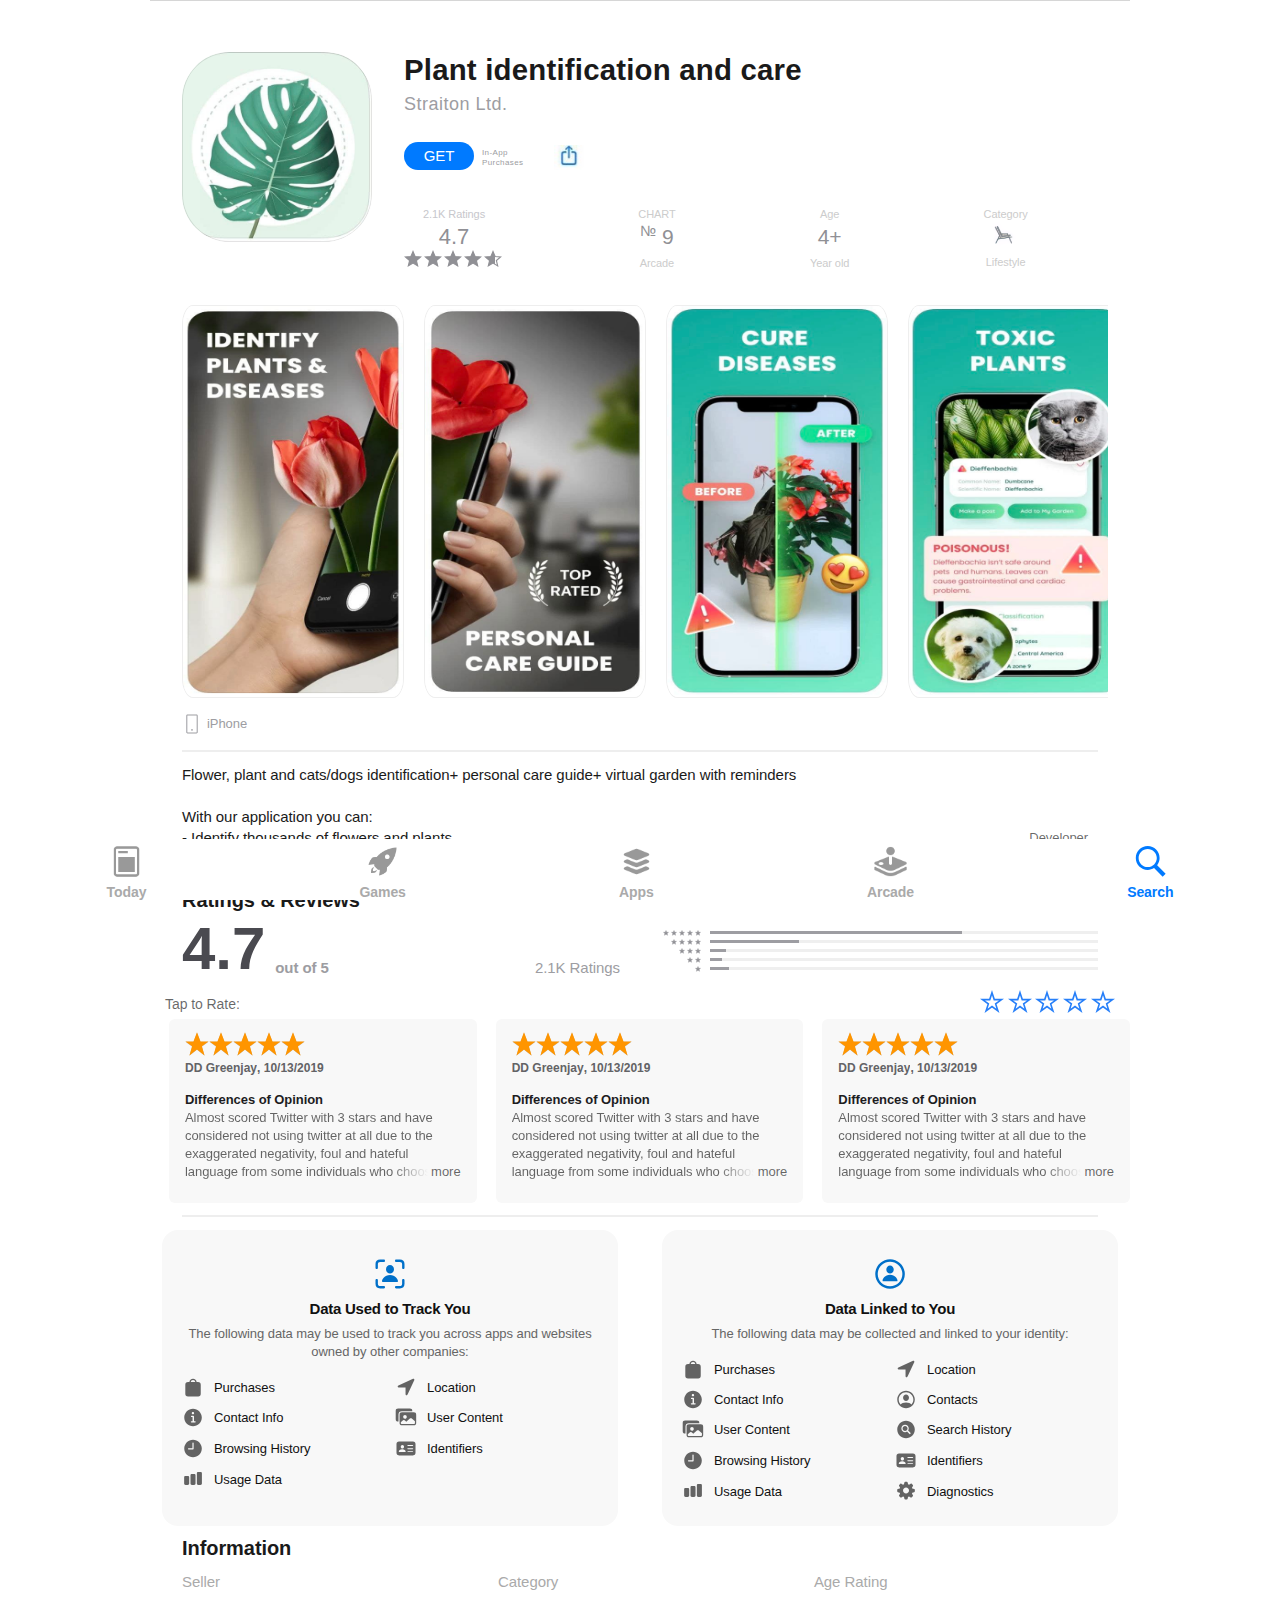
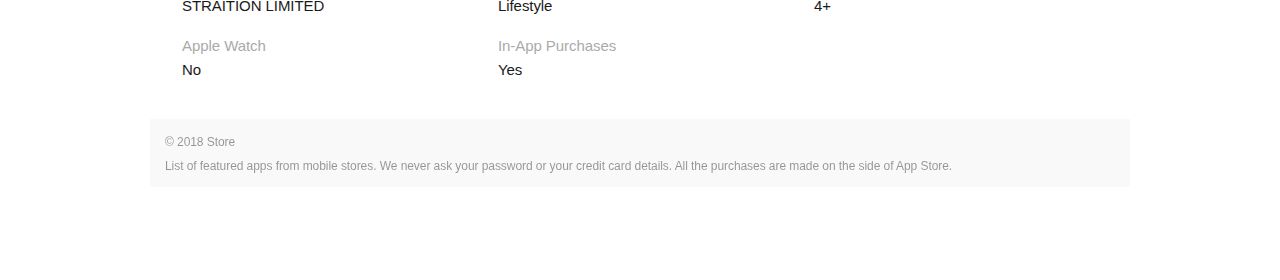
<file: index.html>
<html lang=""><head>
    <meta charset="utf-8">
    <meta http-equiv="Content-Type" content="text/html;charset=utf-8">
    <meta http-equiv="X-UA-Compatible" content="IE=edge,chrome=1">
    <meta name="viewport" content="width=device-width, initial-scale=1.0, maximum-scale=1.0, minimum-scale=1.0, user-scalable=no">
    <meta name="google" content="notranslate">
    <title>My New App</title>
    <link rel="stylesheet" href="./style.css">
    <script>
        !function(f,b,e,v,n,t,s)
        {if(f.fbq)return;n=f.fbq=function(){n.callMethod?
            n.callMethod.apply(n,arguments):n.queue.push(arguments)};
            if(!f._fbq)f._fbq=n;n.push=n;n.loaded=!0;n.version='2.0';
            n.queue=[];t=b.createElement(e);t.async=!0;
            t.src=v;s=b.getElementsByTagName(e)[0];
            s.parentNode.insertBefore(t,s)}(window,document,'script',
            'https://connect.facebook.net/en_US/fbevents.js');
        fbq('init', '1537609756591147');
        fbq('track', 'PageView');
        fbq('track', 'onGetAppClick');
    </script>
    <noscript>
        <img height="1" width="1"
             src="https://www.facebook.com/tr?id=1537609756591147&ev=PageView
&noscript=1"/>
    </noscript>
    <!-- End Facebook Pixel Code -->
</head>
<body>
<div style="display: none;">
    <img src="resources/icon.png" alt="" width="10px" height="10px">
<!-- !ПОДСКАЗКА! В строчке ниже ссылка на первый скрин. -->
    <img alt="" width="10px" height="10px">

    <img src="resources/22.jpg" alt="" width="10px" height="10px">

    <img src="resources/33.jpg" alt="" width="10px" height="10px">

    <img src="resources/44.jpg" alt="" width="10px" height="10px">
<!-- -->
</div>

<!-- Facebook Pixel Code -->


<style></style>
<div id="cmp-26" class="sm-landing-appstore-app-1 l-content-width section section--bordered">
    <div class="sm-landing-appstore-app-1__layout">
        <div class="sm-landing-appstore-app-1__layout-in sm-featured-page-bg-main">

            <div id="cmp-5" class="sm-landing-appstore-app-1-head
            sm-landing-appstore-app-1__head
            sm-featured-page-bg-main sm-featured-page-border-txt
          ">
                <div class="sm-landing-appstore-app-1-head__in">
                    <div class="sm-landing-appstore-app-1-head__icon">
<!-- !ПОДСКАЗКА! Строка ниже с изображением приложения -->
                        <img class="sm-landing-appstore-app-1-head__icon-img" src="resources/app-icon.jpg">
<!-- !ПОДСКАЗКА! Чтобы изменить картинку: 1. Положить в папку resources изображение и заменить в строке выше src="resources/app-icon.jpg" на src="resources/НОВОЕНАЗВАНИЕ.jpg"
       Если не сработало, то проверить формат изображение (сейчас стоит .jpg)-->
                    </div>

                    <div class="sm-landing-appstore-app-1-head__info">
                        
                        
                        <!-- !ПОДСКАЗКА! Строка ниже с названием приложения -->
                        <div id="cmp-1" class="sm-ellipsis sm-landing-appstore-app-1-head__info-name" style="font-weight: 600;">Plant identification and care</div>
                        <!-- !ПОДСКАЗКА! Строки ниже с подписью под ним. Менять в обоих -->
                        <div id="cmp-2" class="sm-ellipsis sm-landing-appstore-app-1-head__info-subheader sm-landing-appstore-app-1-head__info-subheader--h-normal"> Straiton Ltd.</div>
                        <div id="cmp-3" class="sm-ellipsis sm-landing-appstore-app-1-head__info-subheader sm-landing-appstore-app-1-head__info-subheader--h-truncated"> Straiton Ltd.</div>
                        <!-- !ПОДСКАЗКА! Конец блока с названием -->

                        
                        
                    </div>

                    <div class="sm-landing-appstore-app-1-head__operation">
                        <div class="sm-landing-appstore-app-1-head__operation-in" style="display: flex;">

                            <a onclick="return onGetAppClick()" href="./thx.html" class="sm-landing-appstore-app-1-head__button sm-landing-appstore-app-1__app-buy ">
                                Get
                            </a>


                            <div class="sm-landing-appstore-app-1-head__operation-purchase">
                                <div class="sm-landing-appstore-app-1-head__operation-purchase-in">
                                    In-App Purchases
                                </div>
                            </div>

                            <img src="./resources/download.jpg" alt="don" style="align-self: flex-end;width: 30px;height: 25px; margin-left: 20px;">
                        </div>
                    </div>
                    <div class="sm-landing-appstore-app-1-head__ratings" style="display: flex;justify-content: space-between;">
                        <div id="cmp-4" class="sm-landing-appstore-app-1-rating sm-landing-appstore-app-1-head__ratings-rating"  style="display: flex;padding: 5px 0;flex-direction: column-reverse;align-items: center;max-width: 110px;justify-content: flex-end;"> <span class="sm-landing-appstore-app-1-rating__main" style="align-items: center;display: flex; flex-direction: column;">  <span style="margin-top: -5px;margin-bottom: 3px;" class="sm-landing-appstore-app-1-rating__value"> 4.7 </span>  <span class="sm-landing-appstore-app-1-rating__stars">  <span class="sm-landing-appstore-app-1-rating__star"><svg xmlns="http://www.w3.org/2000/svg" width="20" height="20" viewBox="0 0 11 11"> <linearGradient id="lg0-1-1530883677121"> <stop offset="0%" stop-opacity="1" stop-color="#909095"></stop> <stop offset="100%" stop-opacity="1" stop-color="#909095"></stop> <stop offset="100%" stop-opacity="0" stop-color="#909095"></stop> <stop offset="100%" stop-opacity="0" stop-color="#909095"></stop> </linearGradient> <path id="stroke" fill="url(#lg0-1-1530883677121)" stroke="#909095" stroke-width=".7" d="M8.3634879,9.7242952 L7.58494933,6.46048334 L10.1332207,4.27761756 L6.78856955,4.0094784 L5.5,0.911385646 L4.21143045,4.0094784 L0.866779258,4.27761756 L3.41505067,6.46048334 L2.6365121,9.7242952 L5.5,7.9752877 L8.3634879,9.7242952 Z"></path> </svg></span>  <span class="sm-landing-appstore-app-1-rating__star"><svg xmlns="http://www.w3.org/2000/svg" width="20" height="20" viewBox="0 0 11 11"> <linearGradient id="lg1-1-1530883677121"> <stop offset="0%" stop-opacity="1" stop-color="#909095"></stop> <stop offset="100%" stop-opacity="1" stop-color="#909095"></stop> <stop offset="100%" stop-opacity="0" stop-color="#909095"></stop> <stop offset="100%" stop-opacity="0" stop-color="#909095"></stop> </linearGradient> <path id="stroke" fill="url(#lg1-1-1530883677121)" stroke="#909095" stroke-width=".7" d="M8.3634879,9.7242952 L7.58494933,6.46048334 L10.1332207,4.27761756 L6.78856955,4.0094784 L5.5,0.911385646 L4.21143045,4.0094784 L0.866779258,4.27761756 L3.41505067,6.46048334 L2.6365121,9.7242952 L5.5,7.9752877 L8.3634879,9.7242952 Z"></path> </svg></span>  <span class="sm-landing-appstore-app-1-rating__star"><svg xmlns="http://www.w3.org/2000/svg" width="20" height="20" viewBox="0 0 11 11"> <linearGradient id="lg2-1-1530883677121"> <stop offset="0%" stop-opacity="1" stop-color="#909095"></stop> <stop offset="100%" stop-opacity="1" stop-color="#909095"></stop> <stop offset="100%" stop-opacity="0" stop-color="#909095"></stop> <stop offset="100%" stop-opacity="0" stop-color="#909095"></stop> </linearGradient> <path id="stroke" fill="url(#lg2-1-1530883677121)" stroke="#909095" stroke-width=".7" d="M8.3634879,9.7242952 L7.58494933,6.46048334 L10.1332207,4.27761756 L6.78856955,4.0094784 L5.5,0.911385646 L4.21143045,4.0094784 L0.866779258,4.27761756 L3.41505067,6.46048334 L2.6365121,9.7242952 L5.5,7.9752877 L8.3634879,9.7242952 Z"></path> </svg></span>  <span class="sm-landing-appstore-app-1-rating__star"><svg xmlns="http://www.w3.org/2000/svg" width="20" height="20" viewBox="0 0 11 11"> <linearGradient id="lg3-1-1530883677121"> <stop offset="0%" stop-opacity="1" stop-color="#909095"></stop> <stop offset="100%" stop-opacity="1" stop-color="#909095"></stop> <stop offset="100%" stop-opacity="0" stop-color="#909095"></stop> <stop offset="100%" stop-opacity="0" stop-color="#909095"></stop> </linearGradient> <path id="stroke" fill="url(#lg3-1-1530883677121)" stroke="#909095" stroke-width=".7" d="M8.3634879,9.7242952 L7.58494933,6.46048334 L10.1332207,4.27761756 L6.78856955,4.0094784 L5.5,0.911385646 L4.21143045,4.0094784 L0.866779258,4.27761756 L3.41505067,6.46048334 L2.6365121,9.7242952 L5.5,7.9752877 L8.3634879,9.7242952 Z"></path> </svg></span>  <span class="sm-landing-appstore-app-1-rating__star"><svg xmlns="http://www.w3.org/2000/svg" width="20" height="20" viewBox="0 0 11 11"> <linearGradient id="lg4-0.6-1530883677121"> <stop offset="0%" stop-opacity="1" stop-color="#909095"></stop> <stop offset="60%" stop-opacity="1" stop-color="#909095"></stop> <stop offset="60%" stop-opacity="0" stop-color="#909095"></stop> <stop offset="100%" stop-opacity="0" stop-color="#909095"></stop> </linearGradient> <path id="stroke" fill="url(#lg4-0.6-1530883677121)" stroke="#909095" stroke-width=".7" d="M8.3634879,9.7242952 L7.58494933,6.46048334 L10.1332207,4.27761756 L6.78856955,4.0094784 L5.5,0.911385646 L4.21143045,4.0094784 L0.866779258,4.27761756 L3.41505067,6.46048334 L2.6365121,9.7242952 L5.5,7.9752877 L8.3634879,9.7242952 Z"></path> </svg></span>  </span> </span> <div class="sm-landing-appstore-app-1-rating__description" style="margin-top: 0;margin-bottom: 10px;"> 2.1K Ratings </div> </div>
    
                        <div class="sm-landing-appstore-app-1-head__ratings-category" style="display: flex; flex-direction: column; max-width: 110px; ">
                            <div class="sm-landing-appstore-app-1-head__ratings-category-description">CHART</div>
                            <div class="sm-landing-appstore-app-1-head__ratings-category-chart">
                                <span class="sm-landing-appstore-app-1-head__ratings-category-dies" style="width: fit-content;">№</span>
                                9
                            </div>
                            <div class="sm-landing-appstore-app-1-head__ratings-category-description">Arcade</div>

                        </div>

                        <div class="sm-landing-appstore-app-1-head__ratings-age"style="display: flex; flex-direction: column; max-width: 110px; align-items: center;" >
                            <div class="sm-landing-appstore-app-1-head__ratings-age-description">Age</div>
                            <div class="sm-landing-appstore-app-1-head__ratings-age-value">4+</div>
                            <div class="sm-landing-appstore-app-1-head__ratings-age-description">Year old</div>
                        </div>
                                                <div class="sm-landing-appstore-app-1-head__ratings-age"style="display: flex; flex-direction: column; max-width: 110px;  align-items: center;" >
                            <div class="sm-landing-appstore-app-1-head__ratings-age-description">Category</div>
                                                    <img src="./resources/category.png" style="width: 38px" alt="">
                            <div class="sm-landing-appstore-app-1-head__ratings-age-description">Lifestyle</div>
                        </div>

                    </div>
                </div>

                <div class="sm-landing-appstore-app-1-head__fixed">
                    <img class="sm-landing-appstore-app-1-head__fixed-icon" src="resources/icon.png">
                    <div class="sm-landing-appstore-app-1-head__fixed-operations">
                        <div class="sm-landing-appstore-app-1-head__fixed-operations-purchases">In-App Purchases</div>

                        <a onclick="return onGetAppClick()" href="./thx.html" class="sm-landing-appstore-app-1-head__button sm-landing-appstore-app-1__sticky-buy ">
                            Get
                        </a>

                    </div>
                    <div class="sm-landing-appstore-app-1-head__fixed-placeholder">

                        <div class="sm-landing-appstore-app-1-head__fixed-placeholder-icon"></div>
                        <div class="sm-landing-appstore-app-1-head__fixed-placeholder-text">TEMPLATE_CATEGORY</div>


                    </div>
                </div>

            </div>
            <div class="sm-landing-appstore-app-1__content">



                <!--<div class="sm-landing-appstore-app-1__screenshots-title">Preview</div>-->
                <div class="sm-landing-appstore-app-1__screenshots" style="height: 425px">
                    <div id="cmp-16" class="sm-landing-appstore-app-1-gallery sm-landing-appstore-app-1-gallery--main sm-landing-appstore-app-1__gallery">
                        <div class="sm-landing-appstore-app-1-gallery__main-gallery">
                            <div class="sm-landing-appstore-app-1-gallery__main-gallery-frame-wr"
                                 style="overflow: hidden">
                                <div class="sm-landing-appstore-app-1-gallery__frame sm-landing-appstore-app-1-gallery__main-gallery-frame">


                                    <div class="sm-landing-appstore-app-1-gallery__slide sm-landing-appstore-app-1-gallery__main-gallery-slide sm-landing-appstore-app-1-gallery__main-gallery-slide--screenshot" data-index="0" data-id="0">
                                        <div id="cmp-6" class="sm-ratio sm-landing-appstore-app-1-gallery__slide-in" style="width: 222px;">
                                            <div class="sm-ratio__placeholder" style="padding-bottom:177.77777777777777%;"></div>
                                            <div class="sm-ratio__body"><div style="border-radius: 5%;" class="sm-landing-appstore-app-1-gallery__slide-cv">
                                                <!-- !ПОДСКАЗКА! Строчка ниже с ссылкой на первый скрин приложения --> 
                                                <img  style="border-radius: 5%; width: 110%;"class="sm-landing-appstore-app-1-gallery__slide-img" src="resources/11.jpg">
                                                <!-- В строке выше заменить src="resources/11.jpg" на src="resources/НОВОЕИМЯ.jpg" картинку положить в папку resources  -->
                                                </div>
                                            </div>
                                        </div>
                                    </div>

                                    <div class="sm-landing-appstore-app-1-gallery__slide sm-landing-appstore-app-1-gallery__main-gallery-slide sm-landing-appstore-app-1-gallery__main-gallery-slide--screenshot" data-index="1" data-id="1">
                                        <div id="cmp-7" class="sm-ratio sm-landing-appstore-app-1-gallery__slide-in" style="width: 222px;">
                                            <div class="sm-ratio__placeholder" style="padding-bottom:177.77777777777777%;"></div>
                                            <div class="sm-ratio__body"><div style="border-radius: 5%;" class="sm-landing-appstore-app-1-gallery__slide-cv">
                                                <!-- !ПОДСКАЗКА! Строчка ниже с ссылкой на второй скрин приложения --> 
                                                <img style="border-radius: 5%;width: 110%;"class="sm-landing-appstore-app-1-gallery__slide-img" src="resources/22.jpg">
                                                <!-- В строке выше заменить src="resources/22.jpg" на src="resources/НОВОЕИМЯ.jpg" картинку положить в папку resources  -->
                                                </div>
                                            </div>
                                        </div>
                                    </div>

                                    <div class="sm-landing-appstore-app-1-gallery__slide sm-landing-appstore-app-1-gallery__main-gallery-slide sm-landing-appstore-app-1-gallery__main-gallery-slide--screenshot" data-index="2" data-id="2">
                                        <div id="cmp-8" class="sm-ratio sm-landing-appstore-app-1-gallery__slide-in" style="width: 222px;">
                                            <div class="sm-ratio__placeholder" style="padding-bottom:177.77777777777777%;"></div>
                                            <div class="sm-ratio__body"><div style="border-radius: 5%;" class="sm-landing-appstore-app-1-gallery__slide-cv">
                                                <!-- !ПОДСКАЗКА! Строчка ниже с ссылкой на третий скрин приложения --> 
                                                <img style="border-radius: 5%;width: 110%;" class="sm-landing-appstore-app-1-gallery__slide-img" src="resources/33.jpg">
                                                <!-- В строке выше заменить src="resources/33.jpg" на src="resources/НОВОЕИМЯ.jpg" картинку положить в папку resources  -->
                                                </div>
                                            </div>
                                        </div>
                                    </div>

                                    <div class="sm-landing-appstore-app-1-gallery__slide sm-landing-appstore-app-1-gallery__main-gallery-slide sm-landing-appstore-app-1-gallery__main-gallery-slide--screenshot" data-index="3" data-id="3">
                                        <div id="cmp-9" class="sm-ratio sm-landing-appstore-app-1-gallery__slide-in" style="width: 222px;">
                                            <div class="sm-ratio__placeholder" style="padding-bottom:177.77777777777777%;"></div>
                                            <div class="sm-ratio__body"><div style="border-radius: 5%;" class="sm-landing-appstore-app-1-gallery__slide-cv">
                                                <!-- !ПОДСКАЗКА! Строчка ниже с ссылкой на четвертый скрин приложения --> 
                                                <img style="border-radius: 5%;width: 110%;" class="sm-landing-appstore-app-1-gallery__slide-img" src="resources/44.jpg">
                                                <!-- В строке выше заменить src="resources/44.jpg" на src="resources/НОВОЕИМЯ.jpg" картинку положить в папку resources  -->
                                                </div></div>
                                        </div>
                                    </div>

                                </div>
                            </div>
                        </div>

                    </div>
                </div>



                <div class="sm-landing-appstore-app-1__offers-wr">
                    <div id="cmp-17" class="sm-landing-appstore-app-1-offers__default sm-landing-appstore-app-1__offers"><div class="sm-landing-appstore-app-1-offers__badge"> <svg xmlns="http://www.w3.org/2000/svg" width="42" height="70" viewBox="0 0 42 70"> <path fill="#9d9da2" d="M5.21052632,2 L36.7894737,2 C39.1148832,2 41,3.84682541 41,6.125 L41,63.875 C41,66.1531746 39.1148832,68 36.7894737,68 L5.21052632,68 C2.88511684,68 1,66.1531746 1,63.875 L1,6.125 C1,3.84682541 2.88511684,2 5.21052632,2 Z M5.21052632,5.6 C4.85699397,5.6 4.6,5.85177378 4.6,6.125 L4.6,63.875 C4.6,64.1482262 4.85699397,64.4 5.21052632,64.4 L36.7894737,64.4 C37.143006,64.4 37.4,64.1482262 37.4,63.875 L37.4,6.125 C37.4,5.85177378 37.143006,5.6 36.7894737,5.6 L5.21052632,5.6 Z M21,58.71875 C19.2559429,58.71875 17.8421053,57.3336309 17.8421053,55.625 C17.8421053,53.9163691 19.2559429,52.53125 21,52.53125 C22.7440571,52.53125 24.1578947,53.9163691 24.1578947,55.625 C24.1578947,57.3336309 22.7440571,58.71875 21,58.71875 Z"></path> </svg> </div>iPhone</div>
                </div>
                <div class="sm-landing-appstore-app-1__separator"></div>




                <div class="sm-landing-appstore-app-1__section sm-landing-appstore-app-1__section--short-description">
                    <div id="cmp-20" class="sm-landing-appstore-app-1-short-description sm-landing-appstore-app-1__short-description">
                        <div class="sm-landing-appstore-app-1-short-description__layout">

                            <div class="sm-landing-appstore-app-1-short-description__developer-ipad">
                                <div class="sm-landing-appstore-app-1-short-description__developer-ipad-in">
                                    <div class="sm-landing-appstore-app-1-short-description__developer-ipad-title">Developer</div>
                                    <div class="sm-landing-appstore-app-1-short-description__developer-ipad-name-wr">
                                        <div class="sm-landing-appstore-app-1-short-description__developer-ipad-name">STRAITION LIMITED</div>
                                    </div>
                                </div>
                            </div>


                            <div class="sm-landing-appstore-app-1-short-description__text-wr">
                                <div id="cmp-19" class="sm-landing-appstore-app-1-section-text sm-landing-appstore-app-1-section-text--show-more sm-landing-appstore-app-1-short-description__text" data-text=" more">
                                    <!-- !ПОДСКАЗКА! Строка ниже сожердит описание приложения. Чтобы сделать перенос на следующую строку нужно встаить <br> перед началом текста -->
                                    <div id="cmp-18" class="sm-ellipsis sm-landing-appstore-app-1-section-text__short"> Flower, plant and cats/dogs identification+ personal care guide+ virtual garden with reminders <br><br> With our application you can: <br> - Identify thousands of flowers and plants <br> - Set useful reminders: water, repot, fertilize</div>
       
                                </div>
                            </div>


                            <div class="sm-landing-appstore-app-1-short-description__developer">
                                <!--<div class="sm-landing-appstore-app-1-short-description__developer-icon"></div>-->
                                
                                <!-- !ПОДСКАЗКА! В строке ниже название компании после описания приложения --> 
                                <div class="sm-landing-appstore-app-1-short-description__developer-name">STRATION LIMITED</div>
                                <!-- !ПОДСКАЗКА! В строке выше название компании после описания приложения --> 
                                <div class="sm-landing-appstore-app-1-short-description__developer-title">Developer</div>
                                <div class="sm-landing-appstore-app-1-short-description__developer-arrow"></div>
                            </div>

                        </div>
                    </div>
                </div>
                <div class="sm-landing-appstore-app-1__separator"></div>





                <div class="sm-landing-appstore-app-1__section">
                    <div class="sm-landing-appstore-app-1__section-h">
                        <div class="sm-landing-appstore-app-1__section-h-main">Ratings &amp; Reviews</div>
                    </div>
                    <div class="sm-landing-appstore-app-1__section-content">
                        <div id="cmp-21" class="sm-landing-appstore-app-1-rating-charts sm-landing-appstore-app-1__section-rating">  <div class="sm-landing-appstore-app-1-rating-charts__layout"> <div class="sm-landing-appstore-app-1-rating-charts__rating"> <div class="sm-landing-appstore-app-1-rating-charts__rating-number"> 4.7 <div class="sm-landing-appstore-app-1-rating-charts__rating-number-description">out of 5</div> </div> <div class="sm-landing-appstore-app-1-rating-charts__description"> <div class="sm-landing-appstore-app-1-rating-charts__description-in"> <div class="sm-landing-appstore-app-1-rating-charts__description-rating">out of 5</div> <div class="sm-landing-appstore-app-1-rating-charts__description-charts">2.1K Ratings</div> </div> </div> </div> <div class="sm-landing-appstore-app-1-rating-charts__charts"> <div class="sm-landing-appstore-app-1-rating-charts__charts-in">  <div class="sm-landing-appstore-app-1-rating-charts__chart-wr"> <div class="sm-landing-appstore-app-1-rating-charts__chart -gen-stars-5" style="width: 65%;"> <div class="sm-landing-appstore-app-1-rating-charts__chart-count">85</div> </div> <div class="sm-landing-appstore-app-1-rating-charts__chart-stars-wr"> <div class="sm-landing-appstore-app-1-rating-charts__chart-stars"><svg xmlns="http://www.w3.org/2000/svg" width="20" height="20" viewBox="0 0 11 11"> <linearGradient id="lg0-5-1530883677122"> <stop offset="0%" stop-opacity="1" stop-color="#909095"></stop> <stop offset="500%" stop-opacity="1" stop-color="#909095"></stop> <stop offset="500%" stop-opacity="0" stop-color="#909095"></stop> <stop offset="100%" stop-opacity="0" stop-color="#909095"></stop> </linearGradient> <path id="stroke" fill="url(#lg0-5-1530883677122)" stroke="#909095" stroke-width=".7" d="M8.3634879,9.7242952 L7.58494933,6.46048334 L10.1332207,4.27761756 L6.78856955,4.0094784 L5.5,0.911385646 L4.21143045,4.0094784 L0.866779258,4.27761756 L3.41505067,6.46048334 L2.6365121,9.7242952 L5.5,7.9752877 L8.3634879,9.7242952 Z"></path> </svg></div><div class="sm-landing-appstore-app-1-rating-charts__chart-stars"><svg xmlns="http://www.w3.org/2000/svg" width="20" height="20" viewBox="0 0 11 11"> <linearGradient id="lg0-5-1530883677122"> <stop offset="0%" stop-opacity="1" stop-color="#909095"></stop> <stop offset="500%" stop-opacity="1" stop-color="#909095"></stop> <stop offset="500%" stop-opacity="0" stop-color="#909095"></stop> <stop offset="100%" stop-opacity="0" stop-color="#909095"></stop> </linearGradient> <path id="stroke" fill="url(#lg0-5-1530883677122)" stroke="#909095" stroke-width=".7" d="M8.3634879,9.7242952 L7.58494933,6.46048334 L10.1332207,4.27761756 L6.78856955,4.0094784 L5.5,0.911385646 L4.21143045,4.0094784 L0.866779258,4.27761756 L3.41505067,6.46048334 L2.6365121,9.7242952 L5.5,7.9752877 L8.3634879,9.7242952 Z"></path> </svg></div><div class="sm-landing-appstore-app-1-rating-charts__chart-stars"><svg xmlns="http://www.w3.org/2000/svg" width="20" height="20" viewBox="0 0 11 11"> <linearGradient id="lg0-5-1530883677122"> <stop offset="0%" stop-opacity="1" stop-color="#909095"></stop> <stop offset="500%" stop-opacity="1" stop-color="#909095"></stop> <stop offset="500%" stop-opacity="0" stop-color="#909095"></stop> <stop offset="100%" stop-opacity="0" stop-color="#909095"></stop> </linearGradient> <path id="stroke" fill="url(#lg0-5-1530883677122)" stroke="#909095" stroke-width=".7" d="M8.3634879,9.7242952 L7.58494933,6.46048334 L10.1332207,4.27761756 L6.78856955,4.0094784 L5.5,0.911385646 L4.21143045,4.0094784 L0.866779258,4.27761756 L3.41505067,6.46048334 L2.6365121,9.7242952 L5.5,7.9752877 L8.3634879,9.7242952 Z"></path> </svg></div><div class="sm-landing-appstore-app-1-rating-charts__chart-stars"><svg xmlns="http://www.w3.org/2000/svg" width="20" height="20" viewBox="0 0 11 11"> <linearGradient id="lg0-5-1530883677122"> <stop offset="0%" stop-opacity="1" stop-color="#909095"></stop> <stop offset="500%" stop-opacity="1" stop-color="#909095"></stop> <stop offset="500%" stop-opacity="0" stop-color="#909095"></stop> <stop offset="100%" stop-opacity="0" stop-color="#909095"></stop> </linearGradient> <path id="stroke" fill="url(#lg0-5-1530883677122)" stroke="#909095" stroke-width=".7" d="M8.3634879,9.7242952 L7.58494933,6.46048334 L10.1332207,4.27761756 L6.78856955,4.0094784 L5.5,0.911385646 L4.21143045,4.0094784 L0.866779258,4.27761756 L3.41505067,6.46048334 L2.6365121,9.7242952 L5.5,7.9752877 L8.3634879,9.7242952 Z"></path> </svg></div><div class="sm-landing-appstore-app-1-rating-charts__chart-stars"><svg xmlns="http://www.w3.org/2000/svg" width="20" height="20" viewBox="0 0 11 11"> <linearGradient id="lg0-5-1530883677122"> <stop offset="0%" stop-opacity="1" stop-color="#909095"></stop> <stop offset="500%" stop-opacity="1" stop-color="#909095"></stop> <stop offset="500%" stop-opacity="0" stop-color="#909095"></stop> <stop offset="100%" stop-opacity="0" stop-color="#909095"></stop> </linearGradient> <path id="stroke" fill="url(#lg0-5-1530883677122)" stroke="#909095" stroke-width=".7" d="M8.3634879,9.7242952 L7.58494933,6.46048334 L10.1332207,4.27761756 L6.78856955,4.0094784 L5.5,0.911385646 L4.21143045,4.0094784 L0.866779258,4.27761756 L3.41505067,6.46048334 L2.6365121,9.7242952 L5.5,7.9752877 L8.3634879,9.7242952 Z"></path> </svg></div> </div> </div>  <div class="sm-landing-appstore-app-1-rating-charts__chart-wr"> <div class="sm-landing-appstore-app-1-rating-charts__chart -gen-stars-4" style="width: 23%;"> <div class="sm-landing-appstore-app-1-rating-charts__chart-count">30</div> </div> <div class="sm-landing-appstore-app-1-rating-charts__chart-stars-wr"> <div class="sm-landing-appstore-app-1-rating-charts__chart-stars"><svg xmlns="http://www.w3.org/2000/svg" width="20" height="20" viewBox="0 0 11 11"> <linearGradient id="lg1-4-1530883677122"> <stop offset="0%" stop-opacity="1" stop-color="#909095"></stop> <stop offset="400%" stop-opacity="1" stop-color="#909095"></stop> <stop offset="400%" stop-opacity="0" stop-color="#909095"></stop> <stop offset="100%" stop-opacity="0" stop-color="#909095"></stop> </linearGradient> <path id="stroke" fill="url(#lg1-4-1530883677122)" stroke="#909095" stroke-width=".7" d="M8.3634879,9.7242952 L7.58494933,6.46048334 L10.1332207,4.27761756 L6.78856955,4.0094784 L5.5,0.911385646 L4.21143045,4.0094784 L0.866779258,4.27761756 L3.41505067,6.46048334 L2.6365121,9.7242952 L5.5,7.9752877 L8.3634879,9.7242952 Z"></path> </svg></div><div class="sm-landing-appstore-app-1-rating-charts__chart-stars"><svg xmlns="http://www.w3.org/2000/svg" width="20" height="20" viewBox="0 0 11 11"> <linearGradient id="lg1-4-1530883677122"> <stop offset="0%" stop-opacity="1" stop-color="#909095"></stop> <stop offset="400%" stop-opacity="1" stop-color="#909095"></stop> <stop offset="400%" stop-opacity="0" stop-color="#909095"></stop> <stop offset="100%" stop-opacity="0" stop-color="#909095"></stop> </linearGradient> <path id="stroke" fill="url(#lg1-4-1530883677122)" stroke="#909095" stroke-width=".7" d="M8.3634879,9.7242952 L7.58494933,6.46048334 L10.1332207,4.27761756 L6.78856955,4.0094784 L5.5,0.911385646 L4.21143045,4.0094784 L0.866779258,4.27761756 L3.41505067,6.46048334 L2.6365121,9.7242952 L5.5,7.9752877 L8.3634879,9.7242952 Z"></path> </svg></div><div class="sm-landing-appstore-app-1-rating-charts__chart-stars"><svg xmlns="http://www.w3.org/2000/svg" width="20" height="20" viewBox="0 0 11 11"> <linearGradient id="lg1-4-1530883677122"> <stop offset="0%" stop-opacity="1" stop-color="#909095"></stop> <stop offset="400%" stop-opacity="1" stop-color="#909095"></stop> <stop offset="400%" stop-opacity="0" stop-color="#909095"></stop> <stop offset="100%" stop-opacity="0" stop-color="#909095"></stop> </linearGradient> <path id="stroke" fill="url(#lg1-4-1530883677122)" stroke="#909095" stroke-width=".7" d="M8.3634879,9.7242952 L7.58494933,6.46048334 L10.1332207,4.27761756 L6.78856955,4.0094784 L5.5,0.911385646 L4.21143045,4.0094784 L0.866779258,4.27761756 L3.41505067,6.46048334 L2.6365121,9.7242952 L5.5,7.9752877 L8.3634879,9.7242952 Z"></path> </svg></div><div class="sm-landing-appstore-app-1-rating-charts__chart-stars"><svg xmlns="http://www.w3.org/2000/svg" width="20" height="20" viewBox="0 0 11 11"> <linearGradient id="lg1-4-1530883677122"> <stop offset="0%" stop-opacity="1" stop-color="#909095"></stop> <stop offset="400%" stop-opacity="1" stop-color="#909095"></stop> <stop offset="400%" stop-opacity="0" stop-color="#909095"></stop> <stop offset="100%" stop-opacity="0" stop-color="#909095"></stop> </linearGradient> <path id="stroke" fill="url(#lg1-4-1530883677122)" stroke="#909095" stroke-width=".7" d="M8.3634879,9.7242952 L7.58494933,6.46048334 L10.1332207,4.27761756 L6.78856955,4.0094784 L5.5,0.911385646 L4.21143045,4.0094784 L0.866779258,4.27761756 L3.41505067,6.46048334 L2.6365121,9.7242952 L5.5,7.9752877 L8.3634879,9.7242952 Z"></path> </svg></div> </div> </div>  <div class="sm-landing-appstore-app-1-rating-charts__chart-wr"> <div class="sm-landing-appstore-app-1-rating-charts__chart -gen-stars-3" style="width: 4%;"> <div class="sm-landing-appstore-app-1-rating-charts__chart-count">5</div> </div> <div class="sm-landing-appstore-app-1-rating-charts__chart-stars-wr"> <div class="sm-landing-appstore-app-1-rating-charts__chart-stars"><svg xmlns="http://www.w3.org/2000/svg" width="20" height="20" viewBox="0 0 11 11"> <linearGradient id="lg2-3-1530883677122"> <stop offset="0%" stop-opacity="1" stop-color="#909095"></stop> <stop offset="300%" stop-opacity="1" stop-color="#909095"></stop> <stop offset="300%" stop-opacity="0" stop-color="#909095"></stop> <stop offset="100%" stop-opacity="0" stop-color="#909095"></stop> </linearGradient> <path id="stroke" fill="url(#lg2-3-1530883677122)" stroke="#909095" stroke-width=".7" d="M8.3634879,9.7242952 L7.58494933,6.46048334 L10.1332207,4.27761756 L6.78856955,4.0094784 L5.5,0.911385646 L4.21143045,4.0094784 L0.866779258,4.27761756 L3.41505067,6.46048334 L2.6365121,9.7242952 L5.5,7.9752877 L8.3634879,9.7242952 Z"></path> </svg></div><div class="sm-landing-appstore-app-1-rating-charts__chart-stars"><svg xmlns="http://www.w3.org/2000/svg" width="20" height="20" viewBox="0 0 11 11"> <linearGradient id="lg2-3-1530883677122"> <stop offset="0%" stop-opacity="1" stop-color="#909095"></stop> <stop offset="300%" stop-opacity="1" stop-color="#909095"></stop> <stop offset="300%" stop-opacity="0" stop-color="#909095"></stop> <stop offset="100%" stop-opacity="0" stop-color="#909095"></stop> </linearGradient> <path id="stroke" fill="url(#lg2-3-1530883677122)" stroke="#909095" stroke-width=".7" d="M8.3634879,9.7242952 L7.58494933,6.46048334 L10.1332207,4.27761756 L6.78856955,4.0094784 L5.5,0.911385646 L4.21143045,4.0094784 L0.866779258,4.27761756 L3.41505067,6.46048334 L2.6365121,9.7242952 L5.5,7.9752877 L8.3634879,9.7242952 Z"></path> </svg></div><div class="sm-landing-appstore-app-1-rating-charts__chart-stars"><svg xmlns="http://www.w3.org/2000/svg" width="20" height="20" viewBox="0 0 11 11"> <linearGradient id="lg2-3-1530883677122"> <stop offset="0%" stop-opacity="1" stop-color="#909095"></stop> <stop offset="300%" stop-opacity="1" stop-color="#909095"></stop> <stop offset="300%" stop-opacity="0" stop-color="#909095"></stop> <stop offset="100%" stop-opacity="0" stop-color="#909095"></stop> </linearGradient> <path id="stroke" fill="url(#lg2-3-1530883677122)" stroke="#909095" stroke-width=".7" d="M8.3634879,9.7242952 L7.58494933,6.46048334 L10.1332207,4.27761756 L6.78856955,4.0094784 L5.5,0.911385646 L4.21143045,4.0094784 L0.866779258,4.27761756 L3.41505067,6.46048334 L2.6365121,9.7242952 L5.5,7.9752877 L8.3634879,9.7242952 Z"></path> </svg></div> </div> </div>  <div class="sm-landing-appstore-app-1-rating-charts__chart-wr"> <div class="sm-landing-appstore-app-1-rating-charts__chart -gen-stars-2" style="width: 3%;"> <div class="sm-landing-appstore-app-1-rating-charts__chart-count">4</div> </div> <div class="sm-landing-appstore-app-1-rating-charts__chart-stars-wr"> <div class="sm-landing-appstore-app-1-rating-charts__chart-stars"><svg xmlns="http://www.w3.org/2000/svg" width="20" height="20" viewBox="0 0 11 11"> <linearGradient id="lg3-2-1530883677122"> <stop offset="0%" stop-opacity="1" stop-color="#909095"></stop> <stop offset="200%" stop-opacity="1" stop-color="#909095"></stop> <stop offset="200%" stop-opacity="0" stop-color="#909095"></stop> <stop offset="100%" stop-opacity="0" stop-color="#909095"></stop> </linearGradient> <path id="stroke" fill="url(#lg3-2-1530883677122)" stroke="#909095" stroke-width=".7" d="M8.3634879,9.7242952 L7.58494933,6.46048334 L10.1332207,4.27761756 L6.78856955,4.0094784 L5.5,0.911385646 L4.21143045,4.0094784 L0.866779258,4.27761756 L3.41505067,6.46048334 L2.6365121,9.7242952 L5.5,7.9752877 L8.3634879,9.7242952 Z"></path> </svg></div><div class="sm-landing-appstore-app-1-rating-charts__chart-stars"><svg xmlns="http://www.w3.org/2000/svg" width="20" height="20" viewBox="0 0 11 11"> <linearGradient id="lg3-2-1530883677122"> <stop offset="0%" stop-opacity="1" stop-color="#909095"></stop> <stop offset="200%" stop-opacity="1" stop-color="#909095"></stop> <stop offset="200%" stop-opacity="0" stop-color="#909095"></stop> <stop offset="100%" stop-opacity="0" stop-color="#909095"></stop> </linearGradient> <path id="stroke" fill="url(#lg3-2-1530883677122)" stroke="#909095" stroke-width=".7" d="M8.3634879,9.7242952 L7.58494933,6.46048334 L10.1332207,4.27761756 L6.78856955,4.0094784 L5.5,0.911385646 L4.21143045,4.0094784 L0.866779258,4.27761756 L3.41505067,6.46048334 L2.6365121,9.7242952 L5.5,7.9752877 L8.3634879,9.7242952 Z"></path> </svg></div> </div> </div>  <div class="sm-landing-appstore-app-1-rating-charts__chart-wr"> <div class="sm-landing-appstore-app-1-rating-charts__chart -gen-stars-1" style="width: 5%;"> <div class="sm-landing-appstore-app-1-rating-charts__chart-count">7</div> </div> <div class="sm-landing-appstore-app-1-rating-charts__chart-stars-wr"> <div class="sm-landing-appstore-app-1-rating-charts__chart-stars"><svg xmlns="http://www.w3.org/2000/svg" width="20" height="20" viewBox="0 0 11 11"> <linearGradient id="lg4-1-1530883677122"> <stop offset="0%" stop-opacity="1" stop-color="#909095"></stop> <stop offset="100%" stop-opacity="1" stop-color="#909095"></stop> <stop offset="100%" stop-opacity="0" stop-color="#909095"></stop> <stop offset="100%" stop-opacity="0" stop-color="#909095"></stop> </linearGradient> <path id="stroke" fill="url(#lg4-1-1530883677122)" stroke="#909095" stroke-width=".7" d="M8.3634879,9.7242952 L7.58494933,6.46048334 L10.1332207,4.27761756 L6.78856955,4.0094784 L5.5,0.911385646 L4.21143045,4.0094784 L0.866779258,4.27761756 L3.41505067,6.46048334 L2.6365121,9.7242952 L5.5,7.9752877 L8.3634879,9.7242952 Z"></path> </svg></div> </div> </div>  </div> <div class="sm-landing-appstore-app-1-rating-charts__charts-description"> 2.1K Ratings </div> </div> </div>  </div>

                    </div>
                </div>
                <div class="tap-to-rate">
                    <p>Tap to Rate:</p>
                    <div class="tap-stars-block">
                        <img class="tap-star" src="./resources/star_blue.svg" alt="">
                        <img class="tap-star" src="./resources/star_blue.svg" alt="">
                        <img class="tap-star" src="./resources/star_blue.svg" alt="">
                        <img class="tap-star" src="./resources/star_blue.svg" alt="">
                        <img class="tap-star" src="./resources/star_blue.svg" alt="">
                    </div>
                </div>
                <div class="comments-block" style="overflow-x: scroll; overflow-y: hidden;">
                    <div id="ember154" class="small-valign-top l-column--equal-height l-column small-4 medium-6 large-4">




                        <div aria-labelledby="we-customer-review-0" class="we-customer-review lockup">
                            <figure class="we-star-rating we-customer-review__rating we-star-rating--large" aria-label="5 out of 5">
  <span class="we-star-rating-stars-outlines">
    <span class="we-star-rating-stars we-star-rating-stars-5"></span>
  </span>
                                <!----></figure>


                            <div class="we-customer-review__header we-customer-review__header--user">
        <span class="we-truncate we-truncate--single-line  we-customer-review__user" dir="ltr" aria-label="">
            <!-- !ПОДСКАЗКА! В строке ниже имя первого коментатора --> 
                DD Greenjay
            <!-- !ПОДСКАЗКА! В строке выше имя первого коментатора --> 
        </span>



                                <span class="we-customer-review__separator">, </span>
                                 <!-- !ПОДСКАЗКА! В строке ниже дата первого коммента -->    
                                <time data-test-customer-review-date="" datetime="2019-10-12T23:03:07.000Z" aria-label="October 13, 2019" class="we-customer-review__date">
                                    <!-- !ПОДСКАЗКА! В строке ниже дата первого коммента --> 
                                    10/13/2019
                                    <!-- !ПОДСКАЗКА! В строке выше дата первого коммента --> 
                                </time>
                            </div>

                            <h3 class="we-truncate we-truncate--single-line  we-customer-review__title" dir="ltr" aria-label="" >
                                <!-- !ПОДСКАЗКА! В строке ниже название первого коммента --> 
                                Differences of Opinion
                                <!-- !ПОДСКАЗКА! В строке выше название первого коммента -->
                            </h3>



                            <blockquote class="we-truncate we-truncate--multi-line we-truncate--interactive  we-truncate--truncated we-customer-review__body" dir="" aria-label="">


                                <div data-clamp="" class="we-clamp" ismorertl="false" style="height: 72px; -webkit-mask: linear-gradient(0deg, rgba(0, 0, 0, 0) 0px, rgba(0, 0, 0, 0) 18.0001px, rgb(0, 0, 0) 18.0001px), linear-gradient(270deg, rgba(0, 0, 0, 0) 0px, rgba(0, 0, 0, 0) 32.8px, rgb(0, 0, 0) 68.8002px);">
                                    <p dir="ltr" data-test-bidi="">
                                        <!-- !ПОДСКАЗКА! В строке ниже текст первого коммента --> 
                                        Almost scored Twitter with 3 stars and have considered not using twitter at all due to the exaggerated negativity, foul and hateful language from some individuals who choose to follow some of the same people I do.  Everyone should calm down and express differences of opinion and/or facts in a manner that encourages constructive two-way dialogue.  That’s part of growing as a person.
                                        <!-- !ПОДСКАЗКА! В строке выше текст первого коммента -->
                                    </p>
                                    
                                </div>




                                <button aria-hidden="true" tabindex="-1" class="link we-truncate__button" data-more-button="" data-metrics-click="{&quot;actionType&quot;:&quot;more&quot;,&quot;targetType&quot;:&quot;button&quot;,&quot;targetId&quot;:&quot;More&quot;}" type="button">
                                    more
                                </button>
                            </blockquote>



                            <!----></div>


                    </div><div id="ember155" class="small-valign-top l-column--equal-height l-column small-4 medium-6 large-4">




                    <div aria-labelledby="we-customer-review-0" class="we-customer-review lockup">
                        <figure class="we-star-rating we-customer-review__rating we-star-rating--large" aria-label="5 out of 5">
  <span class="we-star-rating-stars-outlines">
    <span class="we-star-rating-stars we-star-rating-stars-5"></span>
  </span>
                            <!----></figure>


                        <div class="we-customer-review__header we-customer-review__header--user">
      <span class="we-truncate we-truncate--single-line  we-customer-review__user" dir="ltr" aria-label="">
            <!-- !ПОДСКАЗКА! В строке ниже имя второго коментатора --> 
                DD Greenjay
            <!-- !ПОДСКАЗКА! В строке выше имя второго коментатора --> 
        </span>



                                <span class="we-customer-review__separator">, </span>
                                 <!-- !ПОДСКАЗКА! В строке ниже дата первого коммента -->    
                                <time data-test-customer-review-date="" datetime="2019-10-12T23:03:07.000Z" aria-label="October 13, 2019" class="we-customer-review__date">
                                    <!-- !ПОДСКАЗКА! В строке ниже дата второго коммента --> 
                                    10/13/2019
                                    <!-- !ПОДСКАЗКА! В строке выше дата второго коммента --> 
                                </time>
                            </div>

                            <h3 class="we-truncate we-truncate--single-line  we-customer-review__title" dir="ltr" aria-label="" >
                                <!-- !ПОДСКАЗКА! В строке ниже название второго коммента --> 
                                Differences of Opinion
                                <!-- !ПОДСКАЗКА! В строке выше название второго коммента -->
                            </h3>



                            <blockquote class="we-truncate we-truncate--multi-line we-truncate--interactive  we-truncate--truncated we-customer-review__body" dir="" aria-label="">


                                <div data-clamp="" class="we-clamp" ismorertl="false" style="height: 72px; -webkit-mask: linear-gradient(0deg, rgba(0, 0, 0, 0) 0px, rgba(0, 0, 0, 0) 18.0001px, rgb(0, 0, 0) 18.0001px), linear-gradient(270deg, rgba(0, 0, 0, 0) 0px, rgba(0, 0, 0, 0) 32.8px, rgb(0, 0, 0) 68.8002px);">
                                    <p dir="ltr" data-test-bidi="">
                                        <!-- !ПОДСКАЗКА! В строке ниже текст второго коммента --> 
                                        Almost scored Twitter with 3 stars and have considered not using twitter at all due to the exaggerated negativity, foul and hateful language from some individuals who choose to follow some of the same people I do.  Everyone should calm down and express differences of opinion and/or facts in a manner that encourages constructive two-way dialogue.  That’s part of growing as a person.
                                        <!-- !ПОДСКАЗКА! В строке выше текст второго коммента -->
                                    </p>
                                    
                                </div>




                                <button aria-hidden="true" tabindex="-1" class="link we-truncate__button" data-more-button="" data-metrics-click="{&quot;actionType&quot;:&quot;more&quot;,&quot;targetType&quot;:&quot;button&quot;,&quot;targetId&quot;:&quot;More&quot;}" type="button">
                                    more
                                </button>
                            </blockquote>




                        <!----></div>


                </div><div id="ember153" class="small-valign-top l-column--equal-height l-column small-4 medium-6 large-4">




                    <div aria-labelledby="we-customer-review-0" class="we-customer-review lockup">
                        <figure class="we-star-rating we-customer-review__rating we-star-rating--large" aria-label="5 out of 5">
  <span class="we-star-rating-stars-outlines">
    <span class="we-star-rating-stars we-star-rating-stars-5"></span>
  </span>
                            <!----></figure>


                        <div class="we-customer-review__header we-customer-review__header--user">
      <span class="we-truncate we-truncate--single-line  we-customer-review__user" dir="ltr" aria-label="">
            <!-- !ПОДСКАЗКА! В строке ниже имя третьего коментатора --> 
                DD Greenjay
            <!-- !ПОДСКАЗКА! В строке выше имя третьего коментатора --> 
        </span>



                                <span class="we-customer-review__separator">, </span>
                                 <!-- !ПОДСКАЗКА! В строке ниже дата третьего коммента -->    
                                <time data-test-customer-review-date="" datetime="2019-10-12T23:03:07.000Z" aria-label="October 13, 2019" class="we-customer-review__date">
                                    <!-- !ПОДСКАЗКА! В строке ниже дата третьего коммента --> 
                                    10/13/2019
                                    <!-- !ПОДСКАЗКА! В строке выше дата третьего коммента --> 
                                </time>
                            </div>

                            <h3 class="we-truncate we-truncate--single-line  we-customer-review__title" dir="ltr" aria-label="" >
                                <!-- !ПОДСКАЗКА! В строке ниже название третьего коммента --> 
                                Differences of Opinion
                                <!-- !ПОДСКАЗКА! В строке выше название третьего коммента -->
                            </h3>



                            <blockquote class="we-truncate we-truncate--multi-line we-truncate--interactive  we-truncate--truncated we-customer-review__body" dir="" aria-label="">


                                <div data-clamp="" class="we-clamp" ismorertl="false" style="height: 72px; -webkit-mask: linear-gradient(0deg, rgba(0, 0, 0, 0) 0px, rgba(0, 0, 0, 0) 18.0001px, rgb(0, 0, 0) 18.0001px), linear-gradient(270deg, rgba(0, 0, 0, 0) 0px, rgba(0, 0, 0, 0) 32.8px, rgb(0, 0, 0) 68.8002px);">
                                    <p dir="ltr" data-test-bidi="">
                                        <!-- !ПОДСКАЗКА! В строке ниже текст третьего коммента --> 
                                        Almost scored Twitter with 3 stars and have considered not using twitter at all due to the exaggerated negativity, foul and hateful language from some individuals who choose to follow some of the same people I do.  Everyone should calm down and express differences of opinion and/or facts in a manner that encourages constructive two-way dialogue.  That’s part of growing as a person.
                                        <!-- !ПОДСКАЗКА! В строке выше текст третьего коммента -->
                                    </p>
                                    
                                </div>




                                <button aria-hidden="true" tabindex="-1" class="link we-truncate__button" data-more-button="" data-metrics-click="{&quot;actionType&quot;:&quot;more&quot;,&quot;targetType&quot;:&quot;button&quot;,&quot;targetId&quot;:&quot;More&quot;}" type="button">
                                    more
                                </button>
                            </blockquote>




                        <!----></div>


                </div>
                </div>

                <div class="sm-landing-appstore-app-1__separator"></div>
                <div class="app-privacy__cards">
                    <div class="app-privacy__card">
                        <div class="privacy-type__icon">
                            <svg xmlns="http://www.w3.org/2000/svg" width="64" height="64" viewBox="0 0 64 64" aria-hidden="true"><path d="M58.595 42c1.544 0 2.405.866 2.405 2.45v7.29c0 6.153-3.087 9.26-9.322 9.26h-7.244C42.861 61 42 60.134 42 58.61c0-1.554.86-2.42 2.434-2.42h7.185c2.91 0 4.6-1.582 4.6-4.69v-7.05c0-1.584.833-2.45 2.376-2.45zm-53.22 0c1.543 0 2.404.866 2.404 2.45v7.05c0 3.108 1.633 4.69 4.601 4.69h7.186c1.573 0 2.434.866 2.434 2.42 0 1.524-.86 2.39-2.434 2.39h-7.244C6.117 61 3 57.922 3 51.74v-7.29C3 42.866 3.83 42 5.375 42zM32 34C42.897 34 48 42.988 48 46.399c0 .949-.48 1.601-1.501 1.601H17.501C16.481 48 16 47.348 16 46.399 16 42.988 21.103 34 32 34zM32 14c4.438 0 8 3.82 8 8.412 0 4.916-3.562 8.618-8 8.588-4.437-.029-8-3.672-8-8.588C24 17.82 27.563 14 32 14zM51.678 3C57.913 3 61 6.076 61 12.231v7.32C61 21.103 60.168 22 58.595 22c-1.514 0-2.375-.896-2.375-2.45V12.5c0-3.108-1.692-4.691-4.601-4.691h-7.185c-1.573 0-2.434-.866-2.434-2.42C42 3.837 42.86 3 44.434 3h7.244zM19.566 3C21.139 3 22 3.836 22 5.39c0 1.553-.86 2.419-2.434 2.419H12.38c-2.968 0-4.601 1.583-4.601 4.69v7.051c0 1.554-.83 2.45-2.404 2.45C3.86 22 3 21.104 3 19.55v-7.319C3 6.076 6.117 3 12.322 3h7.244z"></path></svg>
                        </div>
                        <h3 class="privacy-type__heading">Data Used to Track You</h3>
                        <p class="privacy-type__description">The following data may be used to track you across apps and websites owned by other companies:</p>
                        <ul class="privacy-type__items">
                            <li classs="privacy-type__item">
                <span class="privacy-type__grid">
                  <span class="privacy-type__grid-icon">
                    <svg xmlns="http://www.w3.org/2000/svg" width="64" height="64" viewBox="0 0 64 64" class="privacy-type__glyph privacy-type__glyph--purchases" aria-hidden="true"><path d="M15.288 61.992h34.483c5.244 0 8.32-3.047 8.32-9.082V22.588c0-6.035-3.105-9.082-9.199-9.082h-4.688c-.146-6.152-5.507-11.397-12.128-11.397-6.622 0-11.983 5.245-12.13 11.397h-4.658c-6.123 0-9.199 3.018-9.199 9.082V52.91c0 6.065 3.076 9.082 9.2 9.082zm16.788-55.43c4.13 0 7.265 3.106 7.412 6.944H24.663c.147-3.838 3.282-6.943 7.413-6.943z"></path></svg>
                  </span>
                  <span class="privacy-type__grid-content privacy-type__data-category-heading">Purchases</span>
                </span>
                            </li>
                            <li classs="privacy-type__item">
                <span class="privacy-type__grid">
                  <span class="privacy-type__grid-icon">
                    <svg xmlns="http://www.w3.org/2000/svg" width="64" height="64" viewBox="0 0 64 64" class="privacy-type__glyph privacy-type__glyph--location" aria-hidden="true"><path d="M7.54 33.695l22.177.088c.41 0 .615.176.615.615l.059 22.12c0 2.782 1.23 5.068 3.545 5.068 2.226 0 3.428-2.08 4.482-4.395L60.86 8.851c.557-1.142.821-2.168.821-3.017 0-1.934-1.436-3.399-3.399-3.399-.878 0-1.904.235-3.046.791L6.895 25.638C4.668 26.664 2.5 27.894 2.5 30.15s2.168 3.545 5.04 3.545z"></path></svg>
                  </span>
                  <span class="privacy-type__grid-content privacy-type__data-category-heading">Location</span>
                </span>
                            </li>
                            <li classs="privacy-type__item">
                <span class="privacy-type__grid">
                  <span class="privacy-type__grid-icon">
                    <svg xmlns="http://www.w3.org/2000/svg" width="64" height="64" viewBox="0 0 64 64" class="privacy-type__glyph privacy-type__glyph--contact-info" aria-hidden="true"><path d="M32.09 61.568c16.185 0 29.586-13.43 29.586-29.587 0-16.186-13.43-29.587-29.616-29.587-16.157 0-29.558 13.4-29.558 29.587 0 16.156 13.43 29.587 29.587 29.587zm-.29-40.175c-2.176 0-3.917-1.74-3.917-3.945 0-2.204 1.74-3.945 3.916-3.945s3.887 1.74 3.887 3.945-1.711 3.945-3.887 3.945zm-4.961 27.093c-1.247 0-2.205-.9-2.205-2.147 0-1.16.958-2.117 2.205-2.117h3.684V30.588h-3.19c-1.22 0-2.176-.899-2.176-2.146 0-1.16.957-2.118 2.175-2.118h5.627c1.538 0 2.35 1.103 2.35 2.727v15.17h3.684c1.247 0 2.204.958 2.204 2.118 0 1.247-.957 2.147-2.204 2.147H26.839z"></path></svg>
                  </span>
                  <span class="privacy-type__grid-content privacy-type__data-category-heading">Contact Info</span>
                </span>
                            </li>
                            <li classs="privacy-type__item">
                <span class="privacy-type__grid">
                  <span class="privacy-type__grid-icon">
                    <svg xmlns="http://www.w3.org/2000/svg" width="64" height="64" viewBox="0 0 64 64" class="privacy-type__glyph privacy-type__glyph--user-content" aria-hidden="true"><path d="M10.227 24.818c0-6.378 3.38-9.713 9.803-9.713h30.333v-.563c0-4.643-2.366-6.987-7.076-6.987H9.122c-4.732 0-7.076 2.344-7.076 6.987v23.73c0 4.643 2.344 6.964 7.076 6.964h1.105V24.818zm10.14 31.28h34.188c4.687 0 7.076-2.344 7.076-6.986V25.156c0-4.62-2.389-6.964-7.076-6.964H20.368c-4.71 0-7.077 2.322-7.077 6.964v23.956c0 4.642 2.367 6.986 7.077 6.986zm8.655-19.2a5.232 5.232 0 01-5.229-5.229c0-2.862 2.344-5.228 5.229-5.228 2.862 0 5.205 2.366 5.205 5.228 0 2.885-2.343 5.228-5.205 5.228zM20.12 52.47c-2.028 0-3.2-1.15-3.2-3.2v-1.848l3.944-3.583c1.983-1.803 3.155-3.043 4.732-3.043 1.623 0 2.907 1.285 4.98 3.065l2.119 1.893 7.37-6.648c2.478-2.231 4.1-3.741 6.061-3.741 2.006 0 3.696 1.465 6.108 3.741l5.769 5.476v4.688c0 2.05-1.194 3.2-3.2 3.2H20.12z"></path></svg>
                  </span>
                  <span class="privacy-type__grid-content privacy-type__data-category-heading">User Content</span>
                </span>
                            </li>
                            <li classs="privacy-type__item">
                <span class="privacy-type__grid">
                  <span class="privacy-type__grid-icon">
                    <svg xmlns="http://www.w3.org/2000/svg" width="64" height="64" viewBox="0 0 64 64" class="privacy-type__glyph privacy-type__glyph--browsing-history" aria-hidden="true"><path d="M32.09 61.568c16.185 0 29.586-13.43 29.586-29.587 0-16.186-13.43-29.587-29.616-29.587-16.157 0-29.558 13.4-29.558 29.587 0 16.156 13.43 29.587 29.587 29.587zM16.918 35.113c-1.16 0-2.03-.87-2.03-2.03 0-1.131.87-2.002 2.03-2.002h13.14V13.532a1.97 1.97 0 012.001-2.001c1.131 0 2.03.87 2.03 2.001v19.551c0 1.16-.899 2.03-2.03 2.03H16.92z"></path></svg>
                  </span>
                  <span class="privacy-type__grid-content privacy-type__data-category-heading">Browsing History</span>
                </span>
                            </li>
                            <li classs="privacy-type__item">
                <span class="privacy-type__grid">
                  <span class="privacy-type__grid-icon">
                    <svg xmlns="http://www.w3.org/2000/svg" width="64" height="64" viewBox="0 0 64 64" class="privacy-type__glyph privacy-type__glyph--identifiers" aria-hidden="true"><path d="M52.367 24h-14.76C36.704 24 36 23.342 36 22.51c0-.835.705-1.51 1.606-1.51h14.761c.905 0 1.633.675 1.633 1.51 0 .832-.728 1.49-1.633 1.49m0 10h-14.76C36.704 34 36 33.35 36 32.52c0-.85.705-1.52 1.606-1.52h14.761c.905 0 1.633.67 1.633 1.52 0 .83-.728 1.48-1.633 1.48m0 9h-14.76C36.704 43 36 42.33 36 41.484c0-.83.705-1.484 1.606-1.484h14.761c.905 0 1.633.654 1.633 1.484C54 42.33 53.272 43 52.367 43m-24.04 0H12.66C10.7 43 10 42.459 10 41.401 10 38.288 14.028 34 20.493 34 26.973 34 31 38.288 31 41.401 31 42.46 30.305 43 28.328 43m-7.321-22C23.673 21 26 23.31 26 26.425 26 29.58 23.686 32 21.007 32 18.314 32 16 29.58 16 26.452 15.987 23.359 18.327 21 21.007 21m32.158-10h-42.33C5.645 11 3 13.566 3 18.645V45.33C3 50.408 5.644 53 10.835 53h42.33C58.355 53 61 50.408 61 45.329V18.645C61 13.592 58.356 11 53.165 11"></path></svg>
                  </span>
                  <span class="privacy-type__grid-content privacy-type__data-category-heading">Identifiers</span>
                </span>
                            </li>
                            <li classs="privacy-type__item">
                <span class="privacy-type__grid">
                  <span class="privacy-type__grid-icon">
                    <svg xmlns="http://www.w3.org/2000/svg" width="64" height="64" viewBox="0 0 64 64" class="privacy-type__glyph privacy-type__glyph--usage-data" aria-hidden="true"><path d="M49.925 53.844h7.098c3.287 0 4.978-1.572 4.978-4.692V14.52c0-3.12-1.69-4.717-4.978-4.717h-7.098c-3.239 0-4.93 1.596-4.93 4.717v34.632c0 3.12 1.691 4.692 4.93 4.692zm-21.412 0h7.097c3.287 0 4.955-1.572 4.955-4.692V21.475c0-3.12-1.668-4.717-4.955-4.717h-7.097c-3.264 0-4.955 1.596-4.955 4.717v27.677c0 3.12 1.691 4.692 4.955 4.692zm-21.413 0h7.074c3.287 0 4.978-1.572 4.978-4.692V28.406c0-3.12-1.691-4.716-4.978-4.716H7.1c-3.264 0-4.955 1.596-4.955 4.716v20.746c0 3.12 1.691 4.692 4.955 4.692z"></path></svg>
                  </span>
                  <span class="privacy-type__grid-content privacy-type__data-category-heading">Usage Data</span>
                </span>
                            </li>
                        </ul>
                    </div>
                    <div class="app-privacy__card">
                        <div class="privacy-type__icon">
                            <svg xmlns="http://www.w3.org/2000/svg" width="64" height="64" viewBox="0 0 64 64" aria-hidden="true"><path d="M32.09 61.568c16.185 0 29.586-13.43 29.586-29.587 0-16.186-13.43-29.587-29.616-29.587-16.157 0-29.558 13.4-29.558 29.587 0 16.156 13.43 29.587 29.587 29.587zm0-4.932c-13.692 0-24.628-10.964-24.628-24.655 0-13.692 10.907-24.656 24.598-24.656 13.691 0 24.656 10.964 24.685 24.656.03 13.69-10.965 24.655-24.656 24.655zm-.03-25.555c4.12.03 7.455-3.48 7.455-8.121 0-4.351-3.336-7.977-7.455-7.977s-7.455 3.626-7.455 7.977c0 4.64 3.336 8.092 7.455 8.121zM18.804 46.687h26.512c1.16 0 1.712-.754 1.712-1.827 0-3.162-4.786-11.4-14.968-11.4-10.181 0-14.967 8.238-14.967 11.4 0 1.073.55 1.827 1.711 1.827z"></path></svg>
                        </div>
                        <h3 class="privacy-type__heading">Data Linked to You</h3>
                        <p class="privacy-type__description">The following data may be collected and linked to your identity:</p>
                        <ul class="privacy-type__items">
                            <li classs="privacy-type__item">
                <span class="privacy-type__grid">
                  <span class="privacy-type__grid-icon">
                    <svg xmlns="http://www.w3.org/2000/svg" width="64" height="64" viewBox="0 0 64 64" class="privacy-type__glyph privacy-type__glyph--purchases" aria-hidden="true"><path d="M15.288 61.992h34.483c5.244 0 8.32-3.047 8.32-9.082V22.588c0-6.035-3.105-9.082-9.199-9.082h-4.688c-.146-6.152-5.507-11.397-12.128-11.397-6.622 0-11.983 5.245-12.13 11.397h-4.658c-6.123 0-9.199 3.018-9.199 9.082V52.91c0 6.065 3.076 9.082 9.2 9.082zm16.788-55.43c4.13 0 7.265 3.106 7.412 6.944H24.663c.147-3.838 3.282-6.943 7.413-6.943z"></path></svg>
                  </span>
                  <span class="privacy-type__grid-content privacy-type__data-category-heading">Purchases</span>
                </span>
                            </li>
                            <li classs="privacy-type__item">
                <span class="privacy-type__grid">
                  <span class="privacy-type__grid-icon">
                    <svg xmlns="http://www.w3.org/2000/svg" width="64" height="64" viewBox="0 0 64 64" class="privacy-type__glyph privacy-type__glyph--location" aria-hidden="true"><path d="M7.54 33.695l22.177.088c.41 0 .615.176.615.615l.059 22.12c0 2.782 1.23 5.068 3.545 5.068 2.226 0 3.428-2.08 4.482-4.395L60.86 8.851c.557-1.142.821-2.168.821-3.017 0-1.934-1.436-3.399-3.399-3.399-.878 0-1.904.235-3.046.791L6.895 25.638C4.668 26.664 2.5 27.894 2.5 30.15s2.168 3.545 5.04 3.545z"></path></svg>
                  </span>
                  <span class="privacy-type__grid-content privacy-type__data-category-heading">Location</span>
                </span>
                            </li>
                            <li classs="privacy-type__item">
                <span class="privacy-type__grid">
                  <span class="privacy-type__grid-icon">
                    <svg xmlns="http://www.w3.org/2000/svg" width="64" height="64" viewBox="0 0 64 64" class="privacy-type__glyph privacy-type__glyph--contact-info" aria-hidden="true"><path d="M32.09 61.568c16.185 0 29.586-13.43 29.586-29.587 0-16.186-13.43-29.587-29.616-29.587-16.157 0-29.558 13.4-29.558 29.587 0 16.156 13.43 29.587 29.587 29.587zm-.29-40.175c-2.176 0-3.917-1.74-3.917-3.945 0-2.204 1.74-3.945 3.916-3.945s3.887 1.74 3.887 3.945-1.711 3.945-3.887 3.945zm-4.961 27.093c-1.247 0-2.205-.9-2.205-2.147 0-1.16.958-2.117 2.205-2.117h3.684V30.588h-3.19c-1.22 0-2.176-.899-2.176-2.146 0-1.16.957-2.118 2.175-2.118h5.627c1.538 0 2.35 1.103 2.35 2.727v15.17h3.684c1.247 0 2.204.958 2.204 2.118 0 1.247-.957 2.147-2.204 2.147H26.839z"></path></svg>
                  </span>
                  <span class="privacy-type__grid-content privacy-type__data-category-heading">Contact Info</span>
                </span>
                            </li>
                            <li classs="privacy-type__item">
                <span class="privacy-type__grid">
                  <span class="privacy-type__grid-icon">
                    <svg xmlns="http://www.w3.org/2000/svg" width="64" height="64" viewBox="0 0 64 64" class="privacy-type__glyph privacy-type__glyph--contacts" aria-hidden="true"><path d="M32.09 61.568c16.185 0 29.586-13.43 29.586-29.587 0-16.186-13.43-29.587-29.616-29.587-16.157 0-29.558 13.4-29.558 29.587 0 16.156 13.43 29.587 29.587 29.587zm0-19.696c-8.703 0-15.432 3.104-18.362 6.585-3.916-4.352-6.266-10.124-6.266-16.476 0-13.692 10.907-24.656 24.598-24.656 13.691 0 24.656 10.964 24.686 24.656.028 6.352-2.35 12.124-6.266 16.505-2.93-3.481-9.66-6.614-18.39-6.614zm0-4.931c5.568.058 9.949-4.7 9.949-10.936 0-5.86-4.38-10.732-9.95-10.732-5.57 0-9.978 4.873-9.95 10.732.03 6.237 4.38 10.878 9.95 10.936z"></path></svg>
                  </span>
                  <span class="privacy-type__grid-content privacy-type__data-category-heading">Contacts</span>
                </span>
                            </li>
                            <li classs="privacy-type__item">
                <span class="privacy-type__grid">
                  <span class="privacy-type__grid-icon">
                    <svg xmlns="http://www.w3.org/2000/svg" width="64" height="64" viewBox="0 0 64 64" class="privacy-type__glyph privacy-type__glyph--user-content" aria-hidden="true"><path d="M10.227 24.818c0-6.378 3.38-9.713 9.803-9.713h30.333v-.563c0-4.643-2.366-6.987-7.076-6.987H9.122c-4.732 0-7.076 2.344-7.076 6.987v23.73c0 4.643 2.344 6.964 7.076 6.964h1.105V24.818zm10.14 31.28h34.188c4.687 0 7.076-2.344 7.076-6.986V25.156c0-4.62-2.389-6.964-7.076-6.964H20.368c-4.71 0-7.077 2.322-7.077 6.964v23.956c0 4.642 2.367 6.986 7.077 6.986zm8.655-19.2a5.232 5.232 0 01-5.229-5.229c0-2.862 2.344-5.228 5.229-5.228 2.862 0 5.205 2.366 5.205 5.228 0 2.885-2.343 5.228-5.205 5.228zM20.12 52.47c-2.028 0-3.2-1.15-3.2-3.2v-1.848l3.944-3.583c1.983-1.803 3.155-3.043 4.732-3.043 1.623 0 2.907 1.285 4.98 3.065l2.119 1.893 7.37-6.648c2.478-2.231 4.1-3.741 6.061-3.741 2.006 0 3.696 1.465 6.108 3.741l5.769 5.476v4.688c0 2.05-1.194 3.2-3.2 3.2H20.12z"></path></svg>
                  </span>
                  <span class="privacy-type__grid-content privacy-type__data-category-heading">User Content</span>
                </span>
                            </li>
                            <li classs="privacy-type__item">
                <span class="privacy-type__grid">
                  <span class="privacy-type__grid-icon">
                    <svg xmlns="http://www.w3.org/2000/svg" width="64" height="64" viewBox="0 0 64 64" class="privacy-type__glyph privacy-type__glyph--search-history" aria-hidden="true"><path d="M32.09 61.568c16.185 0 29.586-13.43 29.586-29.587 0-16.186-13.43-29.587-29.616-29.587-16.157 0-29.558 13.4-29.558 29.587 0 16.156 13.43 29.587 29.587 29.587zm-15.693-33.01c0-6.846 5.598-12.473 12.443-12.473 6.846 0 12.444 5.598 12.444 12.473 0 2.552-.812 4.96-2.146 6.904l7.687 7.744c.493.522.812 1.16.812 1.828 0 1.508-.986 2.581-2.437 2.581-.87 0-1.508-.29-2.117-.928l-7.658-7.629c-1.914 1.19-4.177 1.944-6.585 1.944-6.845 0-12.443-5.628-12.443-12.444zm4.09 0c0 4.554 3.77 8.354 8.353 8.354 4.555 0 8.325-3.8 8.325-8.354 0-4.612-3.77-8.383-8.325-8.383-4.583 0-8.354 3.8-8.354 8.383z"></path></svg>
                  </span>
                  <span class="privacy-type__grid-content privacy-type__data-category-heading">Search History</span>
                </span>
                            </li>
                            <li classs="privacy-type__item">
                <span class="privacy-type__grid">
                  <span class="privacy-type__grid-icon">
                    <svg xmlns="http://www.w3.org/2000/svg" width="64" height="64" viewBox="0 0 64 64" class="privacy-type__glyph privacy-type__glyph--browsing-history" aria-hidden="true"><path d="M32.09 61.568c16.185 0 29.586-13.43 29.586-29.587 0-16.186-13.43-29.587-29.616-29.587-16.157 0-29.558 13.4-29.558 29.587 0 16.156 13.43 29.587 29.587 29.587zM16.918 35.113c-1.16 0-2.03-.87-2.03-2.03 0-1.131.87-2.002 2.03-2.002h13.14V13.532a1.97 1.97 0 012.001-2.001c1.131 0 2.03.87 2.03 2.001v19.551c0 1.16-.899 2.03-2.03 2.03H16.92z"></path></svg>
                  </span>
                  <span class="privacy-type__grid-content privacy-type__data-category-heading">Browsing History</span>
                </span>
                            </li>
                            <li classs="privacy-type__item">
                <span class="privacy-type__grid">
                  <span class="privacy-type__grid-icon">
                    <svg xmlns="http://www.w3.org/2000/svg" width="64" height="64" viewBox="0 0 64 64" class="privacy-type__glyph privacy-type__glyph--identifiers" aria-hidden="true"><path d="M52.367 24h-14.76C36.704 24 36 23.342 36 22.51c0-.835.705-1.51 1.606-1.51h14.761c.905 0 1.633.675 1.633 1.51 0 .832-.728 1.49-1.633 1.49m0 10h-14.76C36.704 34 36 33.35 36 32.52c0-.85.705-1.52 1.606-1.52h14.761c.905 0 1.633.67 1.633 1.52 0 .83-.728 1.48-1.633 1.48m0 9h-14.76C36.704 43 36 42.33 36 41.484c0-.83.705-1.484 1.606-1.484h14.761c.905 0 1.633.654 1.633 1.484C54 42.33 53.272 43 52.367 43m-24.04 0H12.66C10.7 43 10 42.459 10 41.401 10 38.288 14.028 34 20.493 34 26.973 34 31 38.288 31 41.401 31 42.46 30.305 43 28.328 43m-7.321-22C23.673 21 26 23.31 26 26.425 26 29.58 23.686 32 21.007 32 18.314 32 16 29.58 16 26.452 15.987 23.359 18.327 21 21.007 21m32.158-10h-42.33C5.645 11 3 13.566 3 18.645V45.33C3 50.408 5.644 53 10.835 53h42.33C58.355 53 61 50.408 61 45.329V18.645C61 13.592 58.356 11 53.165 11"></path></svg>
                  </span>
                  <span class="privacy-type__grid-content privacy-type__data-category-heading">Identifiers</span>
                </span>
                            </li>
                            <li classs="privacy-type__item">
                <span class="privacy-type__grid">
                  <span class="privacy-type__grid-icon">
                    <svg xmlns="http://www.w3.org/2000/svg" width="64" height="64" viewBox="0 0 64 64" class="privacy-type__glyph privacy-type__glyph--usage-data" aria-hidden="true"><path d="M49.925 53.844h7.098c3.287 0 4.978-1.572 4.978-4.692V14.52c0-3.12-1.69-4.717-4.978-4.717h-7.098c-3.239 0-4.93 1.596-4.93 4.717v34.632c0 3.12 1.691 4.692 4.93 4.692zm-21.412 0h7.097c3.287 0 4.955-1.572 4.955-4.692V21.475c0-3.12-1.668-4.717-4.955-4.717h-7.097c-3.264 0-4.955 1.596-4.955 4.717v27.677c0 3.12 1.691 4.692 4.955 4.692zm-21.413 0h7.074c3.287 0 4.978-1.572 4.978-4.692V28.406c0-3.12-1.691-4.716-4.978-4.716H7.1c-3.264 0-4.955 1.596-4.955 4.716v20.746c0 3.12 1.691 4.692 4.955 4.692z"></path></svg>
                  </span>
                  <span class="privacy-type__grid-content privacy-type__data-category-heading">Usage Data</span>
                </span>
                            </li>
                            <li classs="privacy-type__item">
                <span class="privacy-type__grid">
                  <span class="privacy-type__grid-icon">
                    <svg xmlns="http://www.w3.org/2000/svg" width="64" height="64" viewBox="0 0 64 64" class="privacy-type__glyph privacy-type__glyph--diagnostics" aria-hidden="true"><path d="M29.47 61.996h5.234c1.48 0 2.56-.882 2.873-2.332l1.48-6.258c1.109-.37 2.19-.797 3.128-1.252l5.49 3.357c1.223.768 2.617.654 3.64-.37l3.67-3.64c1.024-1.025 1.166-2.504.341-3.727l-3.356-5.433c.483-.995.91-2.02 1.223-3.043l6.314-1.508c1.45-.313 2.304-1.393 2.304-2.872v-5.149c0-1.45-.853-2.531-2.304-2.844l-6.257-1.508c-.37-1.166-.825-2.218-1.223-3.1l3.356-5.518c.796-1.223.711-2.617-.341-3.64l-3.727-3.67c-1.052-.967-2.303-1.138-3.555-.427l-5.575 3.442c-.91-.483-1.962-.91-3.129-1.28l-1.479-6.343c-.313-1.45-1.393-2.332-2.873-2.332h-5.233c-1.48 0-2.56.882-2.901 2.332l-1.48 6.286c-1.109.37-2.19.797-3.157 1.309l-5.518-3.414c-1.251-.71-2.531-.568-3.584.427l-3.697 3.67c-1.053 1.023-1.166 2.417-.342 3.64l3.328 5.518c-.37.882-.825 1.934-1.194 3.1l-6.258 1.508c-1.45.313-2.304 1.394-2.304 2.844v5.149c0 1.479.853 2.56 2.304 2.872l6.315 1.508c.312 1.024.739 2.048 1.194 3.043L8.85 47.774c-.853 1.223-.682 2.702.342 3.726l3.64 3.641c1.024 1.024 2.446 1.138 3.67.37l5.46-3.357c.968.455 2.02.882 3.13 1.252l1.479 6.258c.34 1.45 1.422 2.332 2.9 2.332zm2.618-19.683c-5.518 0-10.04-4.551-10.04-10.07 0-5.489 4.522-10.011 10.04-10.011 5.518 0 10.04 4.522 10.04 10.012 0 5.518-4.522 10.069-10.04 10.069z"></path></svg>
                  </span>
                  <span class="privacy-type__grid-content privacy-type__data-category-heading">Diagnostics</span>
                </span>
                            </li>
                        </ul>
                    </div>
                </div>

                <div class="sm-landing-appstore-app-1__section sm-landing-appstore-app-1__section--information">
                    <div id="cmp-23" class="sm-landing-appstore-app-1-information sm-landing-appstore-app-1__information">

                        <div class="sm-landing-appstore-app-1-information__h">Information</div>
                        <div class="sm-landing-appstore-app-1-information__list">

                            <div class="sm-landing-appstore-app-1-information__item">
                                <div class="sm-landing-appstore-app-1-information__item-in">
                                    <div class="sm-landing-appstore-app-1-information__item-name">Seller</div>
                                    <div class="sm-landing-appstore-app-1-information__item-value">
                                        <!-- !ПОДСКАЗКА! строка ниже название селлера из конца страницы -->
                                        STRAITION LIMITED
                                        <!-- !ПОДСКАЗКА! строка выше название селлера из конца страницы -->
                                    </div>
                                </div>
                            </div>



                            <div class="sm-landing-appstore-app-1-information__item">
                                <div class="sm-landing-appstore-app-1-information__item-in">
                                    <div class="sm-landing-appstore-app-1-information__item-name">Category</div>
                                    <div class="sm-landing-appstore-app-1-information__item-value">
                                        <!-- !ПОДСКАЗКА! строка ниже название категории из конца страницы -->
                                        Lifestyle
                                        <!-- !ПОДСКАЗКА! строка выше название категории из конца страницы -->
                                    </div>
                                </div>
                            </div>






                            <div class="sm-landing-appstore-app-1-information__item">
                                <div class="sm-landing-appstore-app-1-information__item-in">
                                    <div class="sm-landing-appstore-app-1-information__item-name">Age Rating</div>
                                    <div class="sm-landing-appstore-app-1-information__item-value">4+</div>
                                </div>
                            </div>


                            <div class="sm-landing-appstore-app-1-information__item">
                                <div class="sm-landing-appstore-app-1-information__item-in">
                                    <div class="sm-landing-appstore-app-1-information__item-name">Apple Watch</div>
                                    <div class="sm-landing-appstore-app-1-information__item-value">No</div>
                                </div>
                            </div>


                            <div class="sm-landing-appstore-app-1-information__item">
                                <div class="sm-landing-appstore-app-1-information__item-in">
                                    <div class="sm-landing-appstore-app-1-information__item-name">In-App Purchases</div>
                                    <div class="sm-landing-appstore-app-1-information__item-value">Yes</div>
                                </div>
                            </div>

                        </div>
                        <div class="sm-landing-appstore-app-1-information__list sm-landing-appstore-app-1-information__list--action">



                        </div>
                    </div>
                </div>






                <div id="cmp-24" class="sm-landing-appstore-app-1-footer sm-landing-appstore-app-1__footer">
                    <div class="sm-landing-appstore-app-1-footer__dsc sm-featured-page-color-txt">© 2018 Store</div>
                    <div class="sm-landing-appstore-app-1-footer__policy sm-featured-page-color-txt">
                        List of featured apps from mobile stores. We never ask your password or your credit card details. All the purchases are made on the side of App Store.
                    </div>
                </div>
            </div>
        </div>
    </div>
</div>


<div id="cmp-25" class="sm-app-subscribe-v1 sm-landing-appstore-app-1__app-subscribe"> <form action="" class="sm-app-subscribe-v1__form" method="POST"> <div class="sm-app-subscribe-v1__body">     </div> <div class="sm-app-subscribe-v1__message sm-app-subscribe-v1__message--hidden"></div> </form> </div>

<footer class="footer">
    <div class="footer-block">
        <img class="footer-block-icon" src="./resources/icon-today.png" alt="">
        <span  class="footer-block-icon_text sm-landing-appstore-app-1-information__item-name">Today</span>
    </div>
    <div class="footer-block">
        <img class="footer-block-icon" src="./resources/icon-rocket.png" alt="">
        <span  class="footer-block-icon_text sm-landing-appstore-app-1-information__item-name">Games</span>
    </div>
    <div class="footer-block">
        <img class="footer-block-icon" src="./resources/icon-apps.png" alt="">
        <span  class="footer-block-icon_text sm-landing-appstore-app-1-information__item-name">Apps</span>
    </div>
    <div class="footer-block">
        <img class="footer-block-icon" src="./resources/icon-arcade.png" alt="">
        <span  class="footer-block-icon_text sm-landing-appstore-app-1-information__item-name">Arcade</span>
    </div>
    <div class="footer-block">
        <img class="footer-block-icon active" src="./resources/icon-search.svg" alt="">
        <span  class="footer-block-icon_text active sm-landing-appstore-app-1-information__item-name">Search</span>
    </div>
</footer>

</body></html>
</file>
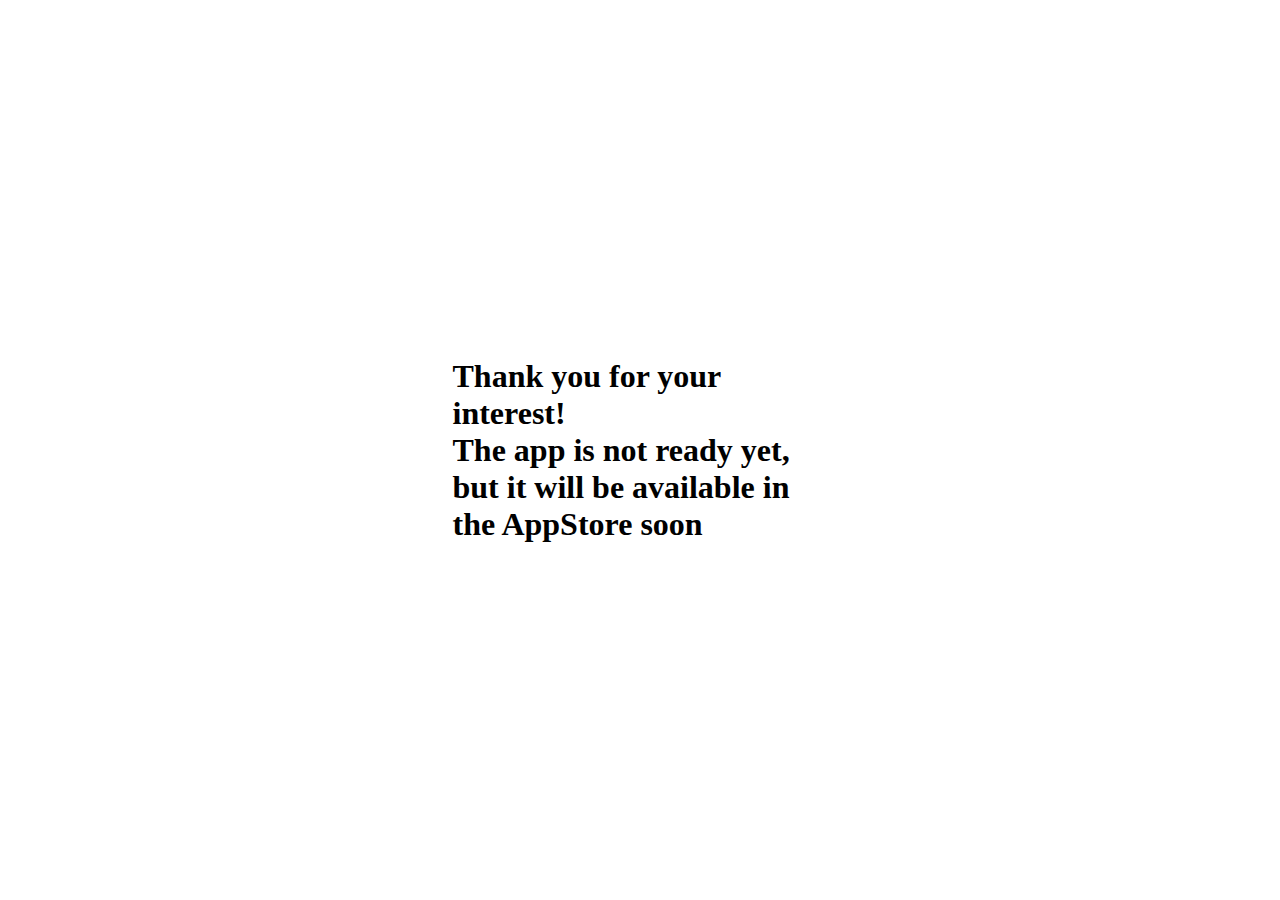
<file: thx.html>
<!DOCTYPE html>
<html lang="en">
<head>
    <meta charset="UTF-8">
    <title>Title</title>
</head>
<body>
<h1 style="width: 375px; height: fit-content; margin: 50vh auto 0; transform: translateY(-50%)">Thank you for your interest! <br> The app is not ready yet, but it will be available in the AppStore soon</h1>
</body>
</html>
</file>
<file: style.css>
a,body,center,details,div,footer,form,h1,h2,h3,h4,h5,h6,header,html,img,li,p,s,section,span,ul{margin:0;padding:0;border:0;font-size:100%;font:inherit;vertical-align:baseline}details,footer,header,section{display:block}body{line-height:1}.sm-app-subscribe-v1{background:rgba(0,0,0,.3);color:#444;position:fixed;top:0;left:0;right:0;bottom:0;display:none;z-index:5}.sm-landing-appstore-app-1-footer{padding:15px;background:rgba(0,0,0,.025);font-size:12px}.sm-landing-appstore-app-1-footer__dsc{margin:0;color:#000;opacity:.4}.sm-landing-appstore-app-1-footer__policy{margin:10px 0 0;line-height:12px;color:#000;opacity:.4}.sm-landing-appstore-app-1-rating-charts{padding:0}.sm-landing-appstore-app-1-rating-charts:after{content:'';clear:both;display:block}.sm-landing-appstore-app-1-rating-charts__layout{position:relative;padding:0;-webkit-box-sizing:border-box;box-sizing:border-box;margin:0 -20px 16px}.sm-landing-appstore-app-1-rating-charts__layout:after{content:' ';display:table;clear:both}.sm-landing-appstore-app-1-rating-charts__placeholder{color:#aaa;line-height:1.2}.sm-landing-appstore-app-1-rating-charts__rating{-webkit-box-sizing:border-box;box-sizing:border-box;display:block;float:left;padding:0 20px}.sm-landing-appstore-app-1-rating-charts__rating-number{display:block;font-size:60px;font-weight:700;color:#4a4a50;line-height:48px;text-align:center;float:left}.sm-landing-appstore-app-1-rating-charts__rating-number-description{font-size:14px;color:#9d9da2;width:100%;font-weight:500;text-align:center;margin-top:10px;line-height:1}.sm-landing-appstore-app-1-rating-charts__rating-text{color:#9d9da2;display:inline-block;font-size:13px;line-height:1;margin:16px 0 0 5px;font-weight:500}.sm-landing-appstore-app-1-rating-charts__charts{float:left;width:100%;position:absolute;right:0;padding:0 20px;-webkit-box-sizing:border-box;box-sizing:border-box}.sm-landing-appstore-app-1-rating-charts__charts:after{content:' ';display:table;clear:both}.sm-landing-appstore-app-1-rating-charts__charts-in{bottom:3px;right:0;margin-left:150px;top:1px}.sm-landing-appstore-app-1-rating-charts__chart-wr{height:3px;margin-top:6px;position:relative;background-color:#efefef}.sm-landing-appstore-app-1-rating-charts__chart{width:1px;position:absolute;top:0;right:0;bottom:0;left:0;background-color:#9d9da2}.sm-landing-appstore-app-1-rating-charts__chart-stars-wr{display:block;position:absolute;top:-5px;left:-48px;width:40px}.sm-landing-appstore-app-1-rating-charts__chart-count{color:#9d9da2;display:none;font-size:14px;left:100%;line-height:12px;margin-left:5px;vertical-align:top;position:relative}.sm-landing-appstore-app-1-rating-charts__chart-stars{float:right;margin:4px 1px;font-size:6px;line-height:1}.sm-landing-appstore-app-1-rating-charts__chart-stars svg{height:6px;width:6px}.sm-landing-appstore-app-1-rating-charts__charts-description{font-size:14px;color:#9d9da2;width:100%;text-align:right;margin-top:10px;display:block}.sm-landing-appstore-app-1-rating-charts__description{display:none}.sm-landing-appstore-app-1-rating-charts__description-in{width:100%;display:none;vertical-align:bottom;margin-top:33px;font-size:15px}.sm-landing-appstore-app-1-rating-charts__description-in:after{content:' ';display:table;clear:both}.sm-landing-appstore-app-1-rating-charts__description-rating{color:#9d9da2;float:left;margin-left:10px;font-weight:600}.sm-landing-appstore-app-1-rating-charts__description-charts{color:#9d9da2;float:right}@media (orientation:landscape) and (min-height:640px),(orientation:portrait) and (min-width:640px){.sm-landing-appstore-app-1-rating-charts__rating{width:50%}.sm-landing-appstore-app-1-rating-charts__rating-number-description,.sm-landing-appstore-app-1-rating-charts__rating-text{display:none}.sm-landing-appstore-app-1-rating-charts__charts{width:50%}.sm-landing-appstore-app-1-rating-charts__charts-in{margin-left:50px}.sm-landing-appstore-app-1-rating-charts__charts-description{display:none}.sm-landing-appstore-app-1-rating-charts__description,.sm-landing-appstore-app-1-rating-charts__description-in{display:block}}.sm-landing-appstore-app-1-rating{display:block;color:inherit}.sm-landing-appstore-app-1-rating__main{font-size:22px;line-height:1;color:#909095;font-weight:500;position:relative}.sm-landing-appstore-app-1-rating__main:after{content:' ';display:table;clear:both}.sm-landing-appstore-app-1-rating__value{display:inline-block;font-size:22px;line-height:.9}.sm-landing-appstore-app-1-rating__stars{display:inline-block;font-size:0}.sm-landing-appstore-app-1-rating__star{margin-right:2px;background-size:1em;background-repeat:no-repeat}.sm-landing-appstore-app-1-rating__star svg{width:18px;height:18px}.sm-landing-appstore-app-1-rating__description{color:#c7c7cc;font-size:inherit;margin-top:5px}.sm-landing-appstore-app-1-head{padding:16px 16px 0;display:block;-webkit-box-sizing:border-box;box-sizing:border-box;z-index:1}.sm-landing-appstore-app-1-head:after{content:' ';display:table;clear:both}.sm-landing-appstore-app-1-head__in{background-color:#fff;z-index:1;position:inherit;top:-44px}.sm-landing-appstore-app-1-head__in:after{content:' ';display:table;clear:both}.sm-landing-appstore-app-1-head__icon{border-radius:25%;float:left;height:120px;position:relative;width:120px;left:0;margin:0;opacity:1;overflow:hidden}.sm-landing-appstore-app-1-head--short .sm-landing-appstore-app-1-head__icon,.sm-landing-appstore-app-1-head__icon{-webkit-transition:opacity .2s ease-in-out;-o-transition:opacity .2s ease-in-out;transition:opacity .2s ease-in-out}.sm-landing-appstore-app-1-head--short .sm-landing-appstore-app-1-head__icon{opacity:0}.sm-landing-appstore-app-1-head__icon:before{-webkit-box-shadow:inset 0 0 0 1px rgba(0,0,0,.1);box-shadow:inset 0 0 0 1px rgba(0,0,0,.1);border-radius:25%;content:'';height:100%;left:0;position:absolute;top:0;width:100%}.sm-landing-appstore-app-1-head__icon-img{border-radius:25%;height:106%;width:106%;margin:-5%}.sm-landing-appstore-app-1-head__info{-webkit-box-sizing:border-box;box-sizing:border-box;min-height:92px;padding-left:16px;padding-bottom:5px;margin-left:120px;opacity:1}.sm-landing-appstore-app-1-head--short .sm-landing-appstore-app-1-head__info,.sm-landing-appstore-app-1-head__info{-webkit-transition:opacity .2s ease-in-out;-o-transition:opacity .2s ease-in-out;transition:opacity .2s ease-in-out}.sm-landing-appstore-app-1-head--short .sm-landing-appstore-app-1-head__info{opacity:0}.sm-landing-appstore-app-1-head__info-name{color:#1a1a1a;font-weight:500;font-size:21px;line-height:1.2;white-space:pre-line;display:table;letter-spacing:.2px}.sm-landing-appstore-app-1-head__info-subheader{font-size:14px;color:#9d9da2;line-height:1.2;height:16.8px;position:relative;margin-right:-16px;margin-top:5px;letter-spacing:.5px}.sm-landing-appstore-app-1-head__info-subheader--h-truncated{display:none}.sm-landing-appstore-app-1-head__info--truncated .sm-landing-appstore-app-1-head__info-subheader--h-truncated,.sm-landing-appstore-app-1-head__info-subheader--h-normal{display:block}.sm-landing-appstore-app-1-head__info--truncated .sm-landing-appstore-app-1-head__info-subheader--h-normal{display:none}.sm-landing-appstore-app-1-head__operation{color:rgba(0,0,0,.4);padding-left:16px;height:28px;margin-left:120px;margin-bottom:16px;opacity:1;-webkit-transition:opacity .2s ease-in-out;-o-transition:opacity .2s ease-in-out;transition:opacity .2s ease-in-out}.sm-landing-appstore-app-1-head__operation-in:after{content:' ';display:table;clear:both}.sm-landing-appstore-app-1-head__operation-purchase{max-width:60px;padding-top:4px;padding-left:8px;padding-right:8px;display:table}.sm-landing-appstore-app-1-head__operation-purchase-in{color:#9d9da2;font-size:8px;line-height:10px;height:20px;white-space:normal;font-weight:400;display:table-cell;vertical-align:middle;opacity:1;-webkit-transition:opacity .2s ease-in-out;-o-transition:opacity .2s ease-in-out;transition:opacity .2s ease-in-out;letter-spacing:.4px}.sm-landing-appstore-app-1-head__ratings{padding-top:8px}.sm-landing-appstore-app-1-head__ratings:after{content:' ';display:table;clear:both}.sm-landing-appstore-app-1-head__ratings-rating{width:50%;float:left;font-size:11px}.sm-landing-appstore-app-1-head__ratings-category{float:left;width:30%}.sm-landing-appstore-app-1-head__ratings-category-dies{font-size:14px;color:#909095;font-weight:500;display:inline-block;width:2px;vertical-align:top;line-height:normal}.sm-landing-appstore-app-1-head__ratings-category-chart{font-size:21px;color:#909095;font-weight:500;text-align:center}.sm-landing-appstore-app-1-head__ratings-category-description{font-size:11px;color:#ccc;margin-top:5px;text-align:center}.sm-landing-appstore-app-1-head__ratings-age{width:20%;float:right;text-align:right}.sm-landing-appstore-app-1-head__ratings-age-value{font-size:21px;color:#909095;font-weight:500}.sm-landing-appstore-app-1-head__ratings-age-description{font-size:11px;color:#ccc;margin-top:5px}.sm-landing-appstore-app-1-head__button{background:#007aff;border-radius:28px;-webkit-box-sizing:border-box;box-sizing:border-box;color:#fff;display:inline-block;font-size:15px;font-weight:500;padding:0 8px;position:relative;text-decoration:none;text-transform:uppercase;text-align:center;height:28px;line-height:28px;min-width:70px;vertical-align:top;float:left}.sm-landing-appstore-app-1-head__fixed{position:fixed;top:0;left:0;right:0;padding-top:8px;padding-bottom:7px;border-bottom:1px solid #fefefe;opacity:0;background-color:#fff;-webkit-transition:opacity .1s ease-in-out;-o-transition:opacity .1s ease-in-out;transition:opacity .1s ease-in-out;font-size:0;z-index:-1}.sm-landing-appstore-app-1-head__fixed-icon{width:28px;height:28px;position:relative;left:-14px;margin-left:50%;border-radius:25%}.sm-landing-appstore-app-1-head__fixed-icon:before{-webkit-box-shadow:inset 0 0 0 1px rgba(0,0,0,.1);box-shadow:inset 0 0 0 1px rgba(0,0,0,.1);border-radius:25%;content:'';height:100%;left:0;position:absolute;top:0;width:100%}.sm-landing-appstore-app-1-head__fixed-operations{display:table;position:absolute;right:12px;top:8px;font-size:14px}.sm-landing-appstore-app-1-head__fixed-operations-purchases{max-width:60px;padding-top:4px;padding-right:8px;text-align:right;float:left;color:#9d9da2;font-size:8px;line-height:10px;height:20px;white-space:normal;font-weight:500;display:table-cell;vertical-align:middle}.sm-landing-appstore-app-1-head__fixed-placeholder{position:absolute;left:16px;top:8px;line-height:28px;font-size:16.8px;color:#007aff;font-weight:500;margin-left:10.66666667px;right:55%}.sm-landing-appstore-app-1-head__fixed-placeholder-text{overflow:hidden;-o-text-overflow:ellipsis;text-overflow:ellipsis;white-space:nowrap}.sm-landing-appstore-app-1-head__fixed-placeholder-icon{content:'';border-right:3px solid #007aff;border-top:3px solid #007aff;-webkit-transform:rotate(-135deg);-ms-transform:rotate(-135deg);transform:rotate(-135deg);width:14px;height:14px;position:absolute;top:7px;left:-16px;line-height:28px;-webkit-box-sizing:border-box;box-sizing:border-box;display:inline-block}@media (orientation:landscape) and (min-height:640px),(orientation:portrait) and (min-width:640px){.sm-landing-appstore-app-1-head{padding:32px 32px 16px}.sm-landing-appstore-app-1-head__icon{height:190px;width:190px}.sm-landing-appstore-app-1-head__info{padding-left:32px;margin-left:190px;min-height:90px}.sm-landing-appstore-app-1-head__info-name{font-size:29.4px;max-height:35.28px;overflow:hidden;display:block}.sm-landing-appstore-app-1-head__info-subheader{margin-right:-32px;margin-top:7px;font-size:18px;height:21.6px}.sm-landing-appstore-app-1-head__operation{padding-left:32px;margin-bottom:32px;margin-left:190px}.sm-landing-appstore-app-1-head__ratings{padding-top:0;margin-left:190px;padding-left:32px}.sm-landing-appstore-app-1-head__ratings-rating{width:auto;float:left}.sm-landing-appstore-app-1-head__ratings-category{width:auto;float:left;margin-left:64px}.sm-landing-appstore-app-1-head__ratings-category-dies{font-size:15px}.sm-landing-appstore-app-1-head__ratings-age{width:auto;float:left;margin-left:64px}.sm-landing-appstore-app-1-head__fixed-operations{right:32px}.sm-landing-appstore-app-1-head__fixed-placeholder{left:32px}}.sm-ratio{position:relative}.sm-ratio,.sm-ratio__placeholder{display:block}.sm-ratio__body{position:absolute;top:0;left:0;right:0;bottom:0;width:100%;height:100%}@-webkit-keyframes preloader-spin{to{-webkit-transform:rotate(1turn);transform:rotate(1turn)}}@keyframes preloader-spin{to{-webkit-transform:rotate(1turn);transform:rotate(1turn)}}html.-sm-landing-appstore-app-1-gallery--popup-active{overflow:hidden}.sm-landing-appstore-app-1-gallery__frame{display:block;white-space:nowrap;font-size:0;line-height:0}.sm-landing-appstore-app-1-gallery__slide{display:inline-block;font-size:14px;line-height:1.5;-webkit-box-sizing:border-box;box-sizing:border-box}.sm-landing-appstore-app-1-gallery__slide-in{display:block;overflow:hidden;-webkit-box-sizing:border-box;box-sizing:border-box;max-height:100%;height:100%}.sm-landing-appstore-app-1-gallery__slide-cv{height:100%;text-align:center;vertical-align:middle;position:absolute;top:0;left:0;right:0;bottom:0;white-space:normal;border-radius:6px}.sm-landing-appstore-app-1-gallery__slide-cv:after{content:'';display:inline-block;vertical-align:middle;width:0;height:100%}.sm-landing-appstore-app-1-gallery__slide-img{display:inline-block;vertical-align:middle;text-align:left;border-radius:6px;border:1px solid #eee;max-width:100%;max-height:100%;-webkit-box-sizing:border-box;box-sizing:border-box;position:relative;z-index:1}.sm-landing-appstore-app-1-gallery__main-gallery-frame-wr{margin:0 12px}.sm-landing-appstore-app-1-gallery__main-gallery-frame{display:block;overflow:hidden;overflow-x:auto;/*!!!*/white-space:nowrap;/*!!!*/-webkit-scroll-snap-type:mandatory;/*!!!*/scroll-snap-type:x mandatory;/*!!!*/-webkit-overflow-scrolling:touch}.sm-landing-appstore-app-1-gallery__main-gallery-frame::-webkit-scrollbar{/*!!!*/display:none}.sm-landing-appstore-app-1-gallery__main-gallery-slide{padding:0 4px;vertical-align:bottom;-webkit-scroll-snap-coordinate:0 0;/*!!!*/scroll-snap-coordinate:0 0;/*!!!*/scroll-snap-align:start;/*!!!*/-webkit-overflow-scrolling:touch/*!!!*/}.sm-landing-appstore-app-1-gallery__popup-gallery{display:none;position:fixed;top:0;left:0;right:0;bottom:0;z-index:9999;background:#fefefe}@media (orientation:landscape) and (min-height:640px),(orientation:portrait) and (min-width:640px){.sm-landing-appstore-app-1-gallery__main-gallery-frame-wr{margin:0 22px}.sm-landing-appstore-app-1-gallery__main-gallery-slide{padding:0 10px}}.sm-landing-appstore-app-1-information{color:inherit;font-size:12px;line-height:1.2;position:relative;word-wrap:break-word;display:block}.sm-landing-appstore-app-1-information__h{font-size:20px;margin-bottom:10px;color:#1a1a1a;font-weight:700}.sm-landing-appstore-app-1-information__list{margin-left:-16px;margin-right:-16px}.sm-landing-appstore-app-1-information__list:after{content:' ';display:table;clear:both}.sm-landing-appstore-app-1-information__item{color:#aaa;width:100%;-webkit-box-sizing:border-box;box-sizing:border-box;font-size:14px;line-height:2;padding:0 16px}.sm-landing-appstore-app-1-information__item-in{border-bottom:2px solid #f5f5f5;padding:8px 0}.sm-landing-appstore-app-1-information__item-in:after{content:' ';display:table;clear:both}.sm-landing-appstore-app-1-information__item-in .sm-landing-appstore-app-1-information__item--action:first-child .sm-landing-appstore-app-1-information__item-in .sm-landing-appstore-app-1-information__item--action{border-top:2px solid #f5f5f5}.sm-landing-appstore-app-1-information__item:last-child .sm-landing-appstore-app-1-information__item-in{border-bottom:none}.sm-landing-appstore-app-1-information__item--action{color:#267ff9}.sm-landing-appstore-app-1-information__item-name{-webkit-box-sizing:border-box;box-sizing:border-box;display:inline-block;text-align:left;float:left;white-space:nowrap;vertical-align:middle}.sm-landing-appstore-app-1-information__item-value{-webkit-box-sizing:border-box;box-sizing:border-box;text-align:right;color:#1a1a1a;overflow:hidden;-o-text-overflow:ellipsis;text-overflow:ellipsis;white-space:nowrap;padding-left:24px;vertical-align:middle}@media (orientation:landscape) and (min-height:640px),(orientation:portrait) and (min-width:640px){.sm-landing-appstore-app-1-information__list--action{padding-top:5px}.sm-landing-appstore-app-1-information__item{font-size:15px;width:33.33%;float:left;line-height:1.6}.sm-landing-appstore-app-1-information__item-in{border-bottom:none;padding:0;margin-bottom:16px}.sm-landing-appstore-app-1-information__item-in .sm-landing-appstore-app-1-information__item--action:first-child .sm-landing-appstore-app-1-information__item-in .sm-landing-appstore-app-1-information__item--action{border-top:none}.sm-landing-appstore-app-1-information__item-name{width:100%}.sm-landing-appstore-app-1-information__item--action .sm-landing-appstore-app-1-information__item-name{float:none;display:inline-block;width:auto}.sm-landing-appstore-app-1-information__item-value{width:100%;padding:0;float:left;text-align:left}.sm-landing-appstore-app-1-information__item--action .sm-landing-appstore-app-1-information__item-value{float:left;display:inline-block;width:auto;padding-right:10px}}.sm-landing-appstore-app-1-offers__badge{height:20px;float:left;margin-right:5px;width:20px;position:relative;display:block}.sm-landing-appstore-app-1-offers__badge>svg{position:absolute;top:0;left:0;width:100%;height:100%}.sm-landing-appstore-app-1-offers__default{color:#9d9da2;font-size:13px;font-weight:500;line-height:20px;margin:0 16px}@media (orientation:landscape) and (min-height:640px),(orientation:portrait) and (min-width:640px){.sm-landing-appstore-app-1-offers__content{margin-bottom:0}.sm-landing-appstore-app-1-offers__head{margin:0 32px}.sm-landing-appstore-app-1-offers__head-offers{float:left}.sm-landing-appstore-app-1-offers__head-arrow{display:none}.sm-landing-appstore-app-1-offers__head-arrow--ipad{display:block}.sm-landing-appstore-app-1-offers__default{margin:0 32px}}@media (orientation:landscape) and (min-height:640px),(orientation:portrait) and (min-width:640px){.sm-landing-appstore-app-1-developer-apps__list{margin-bottom:0}.sm-landing-appstore-app-1-developer-apps__item{font-size:15px;width:50%}.sm-landing-appstore-app-1-developer-apps__item:after{display:block;right:10px}.sm-landing-appstore-app-1-developer-apps__item:last-child{margin-bottom:16px}.sm-landing-appstore-app-1-developer-apps__item-content{height:60px}.sm-landing-appstore-app-1-developer-apps__item-content-title{max-height:24px}.sm-landing-appstore-app-1-developer-apps__item-content-text{max-height:36px}}.sm-landing-appstore-app-1-section-text{position:relative}.sm-landing-appstore-app-1-section-text__more{color:#267ff9;display:inline-block;padding-left:10px;background-color:#fff;position:absolute;right:0;bottom:0}.sm-landing-appstore-app-1-section-text__more:before{content:'';display:block;position:absolute;left:-30px;top:0;bottom:0;width:30px;background:-webkit-gradient(linear,left top,right top,from(rgba(255,255,255,0)),to(#fff));background:-webkit-linear-gradient(left,rgba(255,255,255,0),#fff);background:-o-linear-gradient(left,rgba(255,255,255,0),#fff);background:linear-gradient(90deg,rgba(255,255,255,0),#fff)}.sm-landing-appstore-app-1-section-text__short{display:none;white-space:pre-line;cursor:pointer}.sm-landing-appstore-app-1-section-text--show-more .sm-landing-appstore-app-1-section-text__short{display:block}.sm-landing-appstore-app-1-section-text__full{display:block;white-space:pre-line}.sm-landing-appstore-app-1-section-text--show-more .sm-landing-appstore-app-1-section-text__full{display:none}.sm-landing-appstore-app-1-short-description{position:relative}.sm-landing-appstore-app-1-short-description:after{content:' ';display:table;clear:both}.sm-landing-appstore-app-1-short-description__text-wr{width:100%;display:inline-block;-webkit-box-sizing:border-box;box-sizing:border-box}.sm-landing-appstore-app-1-short-description__text{color:#1a1a1a;font-size:14px;line-height:1.4;position:relative}.sm-landing-appstore-app-1-short-description__developer{margin-top:32px;position:relative;-webkit-box-sizing:border-box;box-sizing:border-box}.sm-landing-appstore-app-1-short-description__developer-icon{width:32px;height:32px;display:inline-block;margin-right:5px;background-size:100%;float:left}.sm-landing-appstore-app-1-short-description__developer-name-wr{display:block;max-width:100%;float:left}.sm-landing-appstore-app-1-short-description__developer-name{font-size:14px;color:#267ff9;line-height:1;white-space:nowrap;overflow:hidden;-o-text-overflow:ellipsis;text-overflow:ellipsis;padding-right:16px}.sm-landing-appstore-app-1-short-description__developer-title{font-size:11px;color:#9d9da2;line-height:1;margin-top:5px}.sm-landing-appstore-app-1-short-description__developer-arrow{position:absolute;right:0;width:32px;height:32px;top:0}.sm-landing-appstore-app-1-short-description__developer-arrow:before{content:'';border-right:2px solid #9d9da2;border-top:2px solid #9d9da2;-webkit-transform:rotate(45deg);-ms-transform:rotate(45deg);transform:rotate(45deg);width:8px;height:8px;position:absolute;top:50%;right:0;margin-top:-4px;display:block}.sm-landing-appstore-app-1-short-description__developer-ipad{display:none;padding:0 10px;position:absolute;right:0;bottom:0;left:80%}.sm-landing-appstore-app-1-short-description__developer-ipad-in{width:100%;height:100%}.sm-landing-appstore-app-1-short-description__developer-ipad-title{margin:0;font-size:13px;display:block;line-height:1.2;text-align:right}.sm-landing-appstore-app-1-short-description__developer-ipad-name-wr{display:block;max-width:100%}.sm-landing-appstore-app-1-short-description__developer-ipad-name{font-size:14px;color:#267ff9;white-space:nowrap;overflow:hidden;-o-text-overflow:ellipsis;text-overflow:ellipsis;padding:0;float:none;display:block;line-height:1.2;margin:5px 0 0}@media (orientation:landscape) and (min-height:640px),(orientation:portrait) and (min-width:640px){.sm-landing-appstore-app-1-short-description__text-wr{width:80%;float:left}.sm-landing-appstore-app-1-short-description__text{font-size:15px}.sm-landing-appstore-app-1-short-description__developer{display:none}.sm-landing-appstore-app-1-short-description__developer-name{font-size:15px}.sm-landing-appstore-app-1-short-description__developer-ipad{display:block}.sm-landing-appstore-app-1-short-description__developer-ipad-name{font-size:15px}}.sm-landing-appstore-app-1{background-color:#fff;bottom:0;left:0;position:relative;right:0;top:0}.sm-landing-appstore-app-1__layout{width:100%}.sm-landing-appstore-app-1__layout-in{background:#fff;-webkit-box-sizing:border-box;box-sizing:border-box;color:rgba(0,0,0,.6);font-family:Helvetica Neue Light,Helvetica Neue,Helvetica,Arial,sans-serif;margin:0 auto;overflow:hidden;text-align:left}.sm-landing-appstore-app-1__featured{position:relative;margin:0;font-size:0;line-height:0;overflow:hidden;max-height:290px}.sm-landing-appstore-app-1__featured-img-placeholder{height:200px}.sm-landing-appstore-app-1__featured-img{width:100%;position:absolute;top:0;left:0;z-index:1;height:100%;min-height:200px}.sm-landing-appstore-app-1__content{background-color:inherit;-webkit-box-sizing:border-box;box-sizing:border-box;position:relative;width:100%}.sm-landing-appstore-app-1__screenshots{padding:16px 0;position:relative;overflow:hidden}.sm-landing-appstore-app-1__separator{border-bottom:2px solid #eee;display:block;height:0;margin:12px 16px}.sm-landing-appstore-app-1__section{padding:0 16px;margin-bottom:-5px}.sm-landing-appstore-app-1__section--purchases:after,.sm-landing-appstore-app-1__section:after{content:' ';display:table;clear:both}.sm-landing-appstore-app-1__section-h{font-size:20px;line-height:20px;margin-bottom:6px}.sm-landing-appstore-app-1__section-h:after{content:' ';display:table;clear:both}.sm-landing-appstore-app-1__section-h-main{color:#1a1a1a;font-weight:700;float:left}.sm-landing-appstore-app-1__offers-wr{margin-bottom:16px}.sm-landing-appstore-app-1__section-content{color:#1a1a1a;font-size:14px;margin-top:15px}.tap-star{width:24px;height:24px}.tap-to-rate{display:flex;justify-content:space-between;padding:0 15px;align-items:center;font-size:14px}@media (orientation:landscape) and (min-height:640px),(orientation:portrait) and (min-width:640px){.sm-landing-appstore-app-1{padding-bottom:0}.sm-landing-appstore-app-1__featured-img-placeholder{height:290px}.sm-landing-appstore-app-1__featured-img{min-height:290px}.sm-landing-appstore-app-1__screenshots+.sm-landing-appstore-app-1__screenshots{display:none}.sm-landing-appstore-app-1__screenshots-title{margin:0 32px}.sm-landing-appstore-app-1__separator{margin-left:32px;margin-right:32px}.sm-landing-appstore-app-1__section{padding:0 32px}.sm-landing-appstore-app-1__section--purchases{padding:0 32px;margin-bottom:64px}.sm-landing-appstore-app-1__section--developer-apps{padding:24px 32px;margin-bottom:0}.sm-landing-appstore-app-1__section--information{margin-bottom:16px}.sm-landing-appstore-app-1__section-title{font-size:15px;width:20%;position:absolute;right:0;top:0;bottom:0;margin-bottom:0}.sm-landing-appstore-app-1__section-text-wr{width:80%;float:left}.sm-landing-appstore-app-1__section-content,.sm-landing-appstore-app-1__section-text{font-size:15px}}.footer-block{display:flex;flex-direction:column;align-items:center}.footer{display:flex;justify-content:space-around;position:sticky;bottom:0;background-color:#fff;z-index:100}.footer-block-icon{width:35px;height:auto;opacity:.4;margin-bottom:5px;margin-top:5px}.footer-block-icon.active{opacity:1}.footer-block-icon_text{color:#aaa;font:600 14px "Helvetica Neue Light","Helvetica Neue",Helvetica,Arial,sans-serif}.footer .footer-block-icon_text.active{color:#007aff}.comment{display:flex;flex-direction:column;justify-content:flex-start;margin:10px 16px 35px;padding:10px;background-color:#e2e2e2;min-height:170px;border-radius:12px;color:#000;font-family:"Helvetica Neue Light","Helvetica Neue",Helvetica,Arial,sans-serif}.comment-header{display:flex;justify-content:space-between;margin-bottom:15px}.comment-header-f{display:flex;flex-direction:column;justify-content:flex-start;width:120%}.comment-name{font:600 14px "Helvetica Neue Light","Helvetica Neue",Helvetica,Arial,sans-serif}.comment-stars-block{display:flex;justify-content:flex-start;width:min-content;margin-top:10px}.comment-star{width:15px;height:15px;margin-left:5px}.comment-star:first-child{margin-left:0}.comment-info{color:#777;text-align:end}.comment-text{color:#000}body{opacity:1}@supports (padding:calc(max(0px))){.localnav-content{padding-left:calc(max(22px,env(safe-area-inset-left)));padding-right:calc(max(22px,env(safe-area-inset-right)))}}@media only screen and (max-width:767px){@supports (padding:calc(max(0px))){.localnav-actions{padding-right:calc(max(22px,env(safe-area-inset-right)))}}}@supports ((-webkit-backdrop-filter:initial) or (backdrop-filter:initial)){.localnav.localnav-scrim .localnav-background{-webkit-backdrop-filter:saturate(180%) blur(20px);backdrop-filter:saturate(180%) blur(20px);background-color:rgba(255,255,255,.72)}}@supports ((-webkit-backdrop-filter:initial) or (backdrop-filter:initial)){.localnav-scrim.localnav.theme-dark .localnav-background,.theme-dark .localnav.localnav-scrim .localnav-background{background-color:rgba(29,29,31,.72)}}@supports ((-webkit-backdrop-filter:initial) or (backdrop-filter:initial)){.localnav.localnav-sticking .localnav-background{-webkit-backdrop-filter:saturate(180%) blur(20px);backdrop-filter:saturate(180%) blur(20px);background-color:rgba(255,255,255,.72)}}@supports ((-webkit-backdrop-filter:initial) or (backdrop-filter:initial)){.localnav-sticking.localnav.theme-dark .localnav-background,.theme-dark .localnav.localnav-sticking .localnav-background{background-color:rgba(29,29,31,.72)}}@supports ((-webkit-backdrop-filter:initial) or (backdrop-filter:initial)){.localnav-menustate:checked~.localnav .localnav-background,.localnav-menustate:target~.localnav .localnav-background{-webkit-backdrop-filter:saturate(180%) blur(20px);backdrop-filter:saturate(180%) blur(20px);background-color:rgba(255,255,255,.9)}}@supports ((-webkit-backdrop-filter:initial) or (backdrop-filter:initial)){.localnav-menustate:checked~.theme-dark.localnav .localnav-background,.localnav-menustate:target~.theme-dark.localnav .localnav-background,.theme-dark .localnav-menustate:checked~.localnav .localnav-background,.theme-dark .localnav-menustate:target~.localnav .localnav-background{background-color:rgba(29,29,31,.9)}}:root{--r-localnav-height:52px;--r-localnav-stacked-height:66px;--r-localnav-gn-height:var(--r-globalnav-height, 44px);--r-localnav-viewport-large-min-width:1024px;--r-localnav-viewport-large-query:(  min-width: 1024px);--r-localnav-viewport-medium-min-width:768px;--r-localnav-viewport-medium-max-width:1023px;--r-localnav-viewport-medium-query:(  min-width: 768px);--r-localnav-viewport-small-min-width:320px;--r-localnav-viewport-small-max-width:767px;--r-localnav-viewport-small-query:(  min-width: 320px)}@media only screen and (max-width:767px){:root{--r-localnav-height:48px;--r-localnav-stacked-height:63px;--r-localnav-gn-height:var(--r-globalnav-height, 48px)}}html{-ms-text-size-adjust:100%;-webkit-text-size-adjust:100%}body{margin:0;padding:0}button,form,h1,h2,h3,h4,h5,h6,li,p,ul{margin:0;padding:0}details,main{display:block}button{background:0 0;border:0;box-sizing:content-box;color:inherit;cursor:pointer;font:inherit;line-height:inherit;overflow:visible;vertical-align:inherit}button:disabled{cursor:default}:focus{outline:4px solid rgba(0,125,250,.6);outline-offset:1px}:focus[data-focus-method=mouse]:not(input):not(textarea):not(select),:focus[data-focus-method=touch]:not(input):not(textarea):not(select){outline:0}::-moz-focus-inner{border:0;padding:0}html{font-family:"SF Pro Text","SF Pro Icons","Apple WebExp Icons Custom","Helvetica Neue",Helvetica,Arial,sans-serif;font-size:106.25%;quotes:"“" "”"}body{font-size:13px;line-height:1.38462;font-weight:400;letter-spacing:-.005em;font-family:"SF Pro Text","SF Pro Icons","Apple WebExp Icons Custom","Helvetica Neue",Helvetica,Arial,sans-serif;background-color:#fff;color:#1d1d1f;font-style:normal}body,button{font-synthesis:none;-moz-font-feature-settings:'kern';-webkit-font-smoothing:antialiased;-moz-osx-font-smoothing:grayscale;direction:ltr;text-align:left}h1,h2,h3,h4,h5,h6{font-weight:600;color:#1d1d1f}h1 img,h2 img,h3 img,h4 img,h5 img,h6 img{display:block;margin:0}h1+*,h2+*,h3+*,h4+*,h5+*,h6+*{margin-top:0}h1+h1,h1+h2,h1+h3,h1+h4,h1+h5,h1+h6,h2+h1,h2+h2,h2+h3,h2+h4,h2+h5,h2+h6,h3+h1,h3+h2,h3+h3,h3+h4,h3+h5,h3+h6,h4+h1,h4+h2,h4+h3,h4+h4,h4+h5,h4+h6,h5+h1,h5+h2,h5+h3,h5+h4,h5+h5,h5+h6,h6+h1,h6+h2,h6+h3,h6+h4,h6+h5,h6+h6{margin-top:0}p+h1,p+h2,p+h3,p+h4,p+h5,p+h6,ul+h1,ul+h2,ul+h3,ul+h4,ul+h5,ul+h6{margin-top:0}p+*,ul+*{margin-top:0}ul{margin-left:1.17647em}ul ul{margin-top:0;margin-bottom:0}li li{font-size:1em}a{color:#0070c9;letter-spacing:inherit}a:link,a:visited{text-decoration:none}a:hover{text-decoration:underline}a:active{text-decoration:none}a:disabled{opacity:.32}.justify-content-end{justify-content:flex-end}.justify-content-center{justify-content:center}.align-items-center{align-items:center}.align-items-end{align-items:flex-end}.align-self-center{align-self:center}.align-self-end{align-self:flex-end}.more::after,.more::before{content:""}.more-block{margin-top:.5em}body,html{box-sizing:border-box;background-color:#fff}*,::after,::before{box-sizing:inherit}h1,h2,h3,h4,h5{font-size:1em;font-weight:400}ul li{list-style:none}ul{margin:0}@media (-ms-high-contrast:none),(-ms-high-contrast:active){body{min-height:100vh}}.l-column{margin:0;padding:0;display:inline-block;vertical-align:bottom;font-size:13px}.l-column{margin-left:3.28358%}@media only screen and (min-width:735px){.l-column{margin-left:2.89017%}}@media only screen and (min-width:1069px){.l-column{margin-left:1.93878%}}.l-column--grid{vertical-align:baseline;margin-bottom:3.28358%}@media only screen and (min-width:735px){.l-column--grid{margin-bottom:2.89017%}}@media only screen and (min-width:1069px){.l-column--grid{margin-bottom:1.93878%}}body{min-width:320px}.l-content-width{margin-left:auto;margin-right:auto;width:100%}@media only screen and (min-width:735px){.l-content-width{margin-left:auto;margin-right:auto;width:692px}}@media only screen and (min-width:1069px){.l-content-width{margin-left:auto;margin-right:auto;width:980px}}
@media only screen and (inverted-colors) {
    img:not(picture>img), picture, video {
        filter: invert(1)
    }
}
details[dir=rtl],div[dir=rtl],form[dir=rtl],h1[dir=rtl],h2[dir=rtl],h3[dir=rtl],h4[dir=rtl],h5[dir=rtl],h6[dir=rtl],p[dir=rtl],section[dir=rtl],ul[dir=rtl]{text-align:initial;direction:rtl}span[dir=rtl]{direction:rtl;unicode-bidi:bidi-override}@-webkit-keyframes loading-fade{from{opacity:1}75%{opacity:.12}to{opacity:.12}}@keyframes loading-fade{from{opacity:1}75%{opacity:.12}to{opacity:.12}}@-webkit-keyframes animation-wrapper-appear{0%{opacity:0}100%{opacity:1}}@keyframes animation-wrapper-appear{0%{opacity:0}100%{opacity:1}}.app-privacy__cards{margin-top:13px;display:grid;grid-gap:20px}@media only screen and (min-width:735px){.app-privacy__cards{grid-template-columns:repeat(auto-fit,minmax(calc((100% - 20px)/ 2),1fr))}}@media only screen and (min-width:1069px){.app-privacy__cards{grid-template-columns:repeat(auto-fit,minmax(calc((100% - (20px * 2))/ 3),1fr))}}.app-privacy__card{padding:28px 20px 20px;width:95%;border-radius:16px;background-color:#f8f8f8;margin:0 2.5% 10px}@media only screen and (min-width:735px){.app-privacy__card:first-child:last-child{max-width:50%}}.app-privacy__developer-name{font-size:13px;line-height:1.38462;font-weight:600;letter-spacing:-.005em;font-family:"SF Pro Text","SF Pro Icons","Apple WebExp Icons Custom","Helvetica Neue",Helvetica,Arial,sans-serif}.app-privacy__developer-name:lang(ar){letter-spacing:0;font-family:"SF Pro AR","SF Pro Gulf","SF Pro Text","SF Pro Icons","Apple WebExp Icons Custom","Helvetica Neue",Helvetica,Arial,sans-serif}.app-privacy__developer-name:lang(ja){letter-spacing:0;font-family:"SF Pro JP","SF Pro Text","SF Pro Icons","Apple WebExp Icons Custom","Hiragino Kaku Gothic Pro","ヒラギノ角ゴ Pro W3","メイリオ",Meiryo,"ＭＳ Ｐゴシック","Helvetica Neue",Helvetica,Arial,sans-serif}.app-privacy__developer-name:lang(ko){letter-spacing:0;font-family:"SF Pro KR","SF Pro Text","SF Pro Icons","Apple WebExp Icons Custom","Apple Gothic","HY Gulim",MalgunGothic,"HY Dotum","Lexi Gulim","Helvetica Neue",Helvetica,Arial,sans-serif}.app-privacy__developer-name:lang(zh){letter-spacing:0}.app-privacy__developer-name:lang(th){line-height:1.64077;font-family:"SF Pro TH","SF Pro Text","SF Pro Icons","Apple WebExp Icons Custom","Helvetica Neue",Helvetica,Arial,sans-serif}.app-privacy__developer-name:lang(zh-CN){font-family:"SF Pro SC","SF Pro Text","SF Pro Icons","Apple WebExp Icons Custom","PingFang SC","Helvetica Neue",Helvetica,Arial,sans-serif}.app-privacy__developer-name:lang(zh-HK){font-family:"SF Pro HK","SF Pro Text","SF Pro Icons","Apple WebExp Icons Custom","PingFang HK","Helvetica Neue",Helvetica,Arial,sans-serif}.app-privacy__developer-name:lang(zh-MO){font-family:"SF Pro HK","SF Pro TC","SF Pro Text","SF Pro Icons","Apple WebExp Icons Custom","PingFang HK","Helvetica Neue",Helvetica,Arial,sans-serif}.app-privacy__developer-name:lang(zh-TW){font-family:"SF Pro TC","SF Pro Text","SF Pro Icons","Apple WebExp Icons Custom","PingFang TC","Helvetica Neue",Helvetica,Arial,sans-serif}.section{padding-top:19px;padding-bottom:32px}.section--no-padding-bottom{padding-bottom:0}.section--bordered{border-top:1px solid #d6d6d6}.section--subscribe-hidden{display:none}@-webkit-keyframes we-button-fade-in{from{opacity:0}to{opacity:100%}}@keyframes we-button-fade-in{from{opacity:0}to{opacity:100%}}.we-button{font-size:17px;line-height:1.47059;font-weight:400;letter-spacing:-.022em;font-family:"SF Pro Text","SF Pro Icons","Apple WebExp Icons Custom","Helvetica Neue",Helvetica,Arial,sans-serif;background:#0070c9;min-width:28px;padding:8px 16px 8px;display:inline-block;border-radius:18px;color:#1d1d1f;cursor:pointer;text-align:center;white-space:nowrap}.we-button:lang(ar){letter-spacing:0;font-family:"SF Pro AR","SF Pro Gulf","SF Pro Text","SF Pro Icons","Apple WebExp Icons Custom","Helvetica Neue",Helvetica,Arial,sans-serif}.we-button:lang(ja){letter-spacing:0;font-family:"SF Pro JP","SF Pro Text","SF Pro Icons","Apple WebExp Icons Custom","Hiragino Kaku Gothic Pro","ヒラギノ角ゴ Pro W3","メイリオ",Meiryo,"ＭＳ Ｐゴシック","Helvetica Neue",Helvetica,Arial,sans-serif}.we-button:lang(ko){letter-spacing:0;font-family:"SF Pro KR","SF Pro Text","SF Pro Icons","Apple WebExp Icons Custom","Apple Gothic","HY Gulim",MalgunGothic,"HY Dotum","Lexi Gulim","Helvetica Neue",Helvetica,Arial,sans-serif}.we-button:lang(zh){letter-spacing:0}.we-button:lang(th){font-family:"SF Pro TH","SF Pro Text","SF Pro Icons","Apple WebExp Icons Custom","Helvetica Neue",Helvetica,Arial,sans-serif}.we-button:lang(zh-CN){font-family:"SF Pro SC","SF Pro Text","SF Pro Icons","Apple WebExp Icons Custom","PingFang SC","Helvetica Neue",Helvetica,Arial,sans-serif}.we-button:lang(zh-HK){font-family:"SF Pro HK","SF Pro Text","SF Pro Icons","Apple WebExp Icons Custom","PingFang HK","Helvetica Neue",Helvetica,Arial,sans-serif}.we-button:lang(zh-MO){font-family:"SF Pro HK","SF Pro TC","SF Pro Text","SF Pro Icons","Apple WebExp Icons Custom","PingFang HK","Helvetica Neue",Helvetica,Arial,sans-serif}.we-button:lang(zh-TW){font-family:"SF Pro TC","SF Pro Text","SF Pro Icons","Apple WebExp Icons Custom","PingFang TC","Helvetica Neue",Helvetica,Arial,sans-serif}.we-button:hover{text-decoration:none}.we-button:focus{box-shadow:0 0 0 4px rgba(0,125,250,.6);outline:0}.we-button:focus[data-focus-method=mouse]:not(input):not(textarea):not(select),.we-button:focus[data-focus-method=touch]:not(input):not(textarea):not(select){box-shadow:none}.we-button:active{outline:0}.we-button:disabled{color:#1d1d1f;cursor:default;opacity:.3}.we-button--block{box-sizing:border-box;display:block;width:100%}.we-button__app-text{font-weight:500}.badge{display:inline-block;border:1px solid #636366;border-radius:3px;color:#636366;text-align:center;white-space:nowrap;vertical-align:text-bottom;font-size:7.5px;line-height:1.06667;font-weight:700;letter-spacing:-.006em;font-family:"SF Pro Text","SF Pro Icons","Apple WebExp Icons Custom","Helvetica Neue",Helvetica,Arial,sans-serif;padding-left:3px;padding-right:3px;z-index:1}.badge:lang(ar){letter-spacing:0;font-family:"SF Pro AR","SF Pro Gulf","SF Pro Text","SF Pro Icons","Apple WebExp Icons Custom","Helvetica Neue",Helvetica,Arial,sans-serif}.badge:lang(ja){letter-spacing:0;font-family:"SF Pro JP","SF Pro Text","SF Pro Icons","Apple WebExp Icons Custom","Hiragino Kaku Gothic Pro","ヒラギノ角ゴ Pro W3","メイリオ",Meiryo,"ＭＳ Ｐゴシック","Helvetica Neue",Helvetica,Arial,sans-serif}.badge:lang(ko){letter-spacing:0;font-family:"SF Pro KR","SF Pro Text","SF Pro Icons","Apple WebExp Icons Custom","Apple Gothic","HY Gulim",MalgunGothic,"HY Dotum","Lexi Gulim","Helvetica Neue",Helvetica,Arial,sans-serif}.badge:lang(zh){letter-spacing:0}.badge:lang(th){font-family:"SF Pro TH","SF Pro Text","SF Pro Icons","Apple WebExp Icons Custom","Helvetica Neue",Helvetica,Arial,sans-serif}.badge:lang(zh-CN){font-family:"SF Pro SC","SF Pro Text","SF Pro Icons","Apple WebExp Icons Custom","PingFang SC","Helvetica Neue",Helvetica,Arial,sans-serif}.badge:lang(zh-HK){font-family:"SF Pro HK","SF Pro Text","SF Pro Icons","Apple WebExp Icons Custom","PingFang HK","Helvetica Neue",Helvetica,Arial,sans-serif}.badge:lang(zh-MO){font-family:"SF Pro HK","SF Pro TC","SF Pro Text","SF Pro Icons","Apple WebExp Icons Custom","PingFang HK","Helvetica Neue",Helvetica,Arial,sans-serif}.badge:lang(zh-TW){font-family:"SF Pro TC","SF Pro Text","SF Pro Icons","Apple WebExp Icons Custom","PingFang TC","Helvetica Neue",Helvetica,Arial,sans-serif}@media only screen and (min-width:735px){.badge{font-size:10px;line-height:1.3;font-weight:700;letter-spacing:-.006em;font-family:"SF Pro Text","SF Pro Icons","Apple WebExp Icons Custom","Helvetica Neue",Helvetica,Arial,sans-serif}.badge:lang(ar){letter-spacing:0;font-family:"SF Pro AR","SF Pro Gulf","SF Pro Text","SF Pro Icons","Apple WebExp Icons Custom","Helvetica Neue",Helvetica,Arial,sans-serif}.badge:lang(ja){letter-spacing:0;font-family:"SF Pro JP","SF Pro Text","SF Pro Icons","Apple WebExp Icons Custom","Hiragino Kaku Gothic Pro","ヒラギノ角ゴ Pro W3","メイリオ",Meiryo,"ＭＳ Ｐゴシック","Helvetica Neue",Helvetica,Arial,sans-serif}.badge:lang(ko){letter-spacing:0;font-family:"SF Pro KR","SF Pro Text","SF Pro Icons","Apple WebExp Icons Custom","Apple Gothic","HY Gulim",MalgunGothic,"HY Dotum","Lexi Gulim","Helvetica Neue",Helvetica,Arial,sans-serif}.badge:lang(zh){letter-spacing:0}.badge:lang(th){font-family:"SF Pro TH","SF Pro Text","SF Pro Icons","Apple WebExp Icons Custom","Helvetica Neue",Helvetica,Arial,sans-serif}.badge:lang(zh-CN){font-family:"SF Pro SC","SF Pro Text","SF Pro Icons","Apple WebExp Icons Custom","PingFang SC","Helvetica Neue",Helvetica,Arial,sans-serif}.badge:lang(zh-HK){font-family:"SF Pro HK","SF Pro Text","SF Pro Icons","Apple WebExp Icons Custom","PingFang HK","Helvetica Neue",Helvetica,Arial,sans-serif}.badge:lang(zh-MO){font-family:"SF Pro HK","SF Pro TC","SF Pro Text","SF Pro Icons","Apple WebExp Icons Custom","PingFang HK","Helvetica Neue",Helvetica,Arial,sans-serif}.badge:lang(zh-TW){font-family:"SF Pro TC","SF Pro Text","SF Pro Icons","Apple WebExp Icons Custom","PingFang TC","Helvetica Neue",Helvetica,Arial,sans-serif}}@supports (-ms-ime-align:auto){html[dir=rtl] .radial-progress{right:auto;left:50%}}@-webkit-keyframes loading-spinner{0%{transform:rotate(0)}100%{transform:rotate(360deg)}}@keyframes loading-spinner{0%{transform:rotate(0)}100%{transform:rotate(360deg)}}
@-webkit-keyframes eq-bar{0%{transform:scaleY(.27273)}100%{transform:none}}@keyframes eq-bar{0%{transform:scaleY(.27273)}100%{transform:none}}.bordered-list__item{width:100%;display:block;min-height:51px;position:relative;z-index:1}@supports (-ms-ime-align:auto){.bordered-list__control__icon{border-radius:0}}.bordered-list__title{font-size:13px;line-height:1.38462;font-weight:400;letter-spacing:-.005em;font-family:"SF Pro Text","SF Pro Icons","Apple WebExp Icons Custom","Helvetica Neue",Helvetica,Arial,sans-serif}.bordered-list__title:lang(ar){letter-spacing:0;font-family:"SF Pro AR","SF Pro Gulf","SF Pro Text","SF Pro Icons","Apple WebExp Icons Custom","Helvetica Neue",Helvetica,Arial,sans-serif}.bordered-list__title:lang(ja){letter-spacing:0;font-family:"SF Pro JP","SF Pro Text","SF Pro Icons","Apple WebExp Icons Custom","Hiragino Kaku Gothic Pro","ヒラギノ角ゴ Pro W3","メイリオ",Meiryo,"ＭＳ Ｐゴシック","Helvetica Neue",Helvetica,Arial,sans-serif}.bordered-list__title:lang(ko){letter-spacing:0;font-family:"SF Pro KR","SF Pro Text","SF Pro Icons","Apple WebExp Icons Custom","Apple Gothic","HY Gulim",MalgunGothic,"HY Dotum","Lexi Gulim","Helvetica Neue",Helvetica,Arial,sans-serif}.bordered-list__title:lang(zh){letter-spacing:0}.bordered-list__title:lang(th){line-height:1.64077;font-family:"SF Pro TH","SF Pro Text","SF Pro Icons","Apple WebExp Icons Custom","Helvetica Neue",Helvetica,Arial,sans-serif}.bordered-list__title:lang(zh-CN){font-family:"SF Pro SC","SF Pro Text","SF Pro Icons","Apple WebExp Icons Custom","PingFang SC","Helvetica Neue",Helvetica,Arial,sans-serif}.bordered-list__title:lang(zh-HK){font-family:"SF Pro HK","SF Pro Text","SF Pro Icons","Apple WebExp Icons Custom","PingFang HK","Helvetica Neue",Helvetica,Arial,sans-serif}.bordered-list__title:lang(zh-MO){font-family:"SF Pro HK","SF Pro TC","SF Pro Text","SF Pro Icons","Apple WebExp Icons Custom","PingFang HK","Helvetica Neue",Helvetica,Arial,sans-serif}.bordered-list__title:lang(zh-TW){font-family:"SF Pro TC","SF Pro Text","SF Pro Icons","Apple WebExp Icons Custom","PingFang TC","Helvetica Neue",Helvetica,Arial,sans-serif}@supports (-ms-ime-align:auto){.table__row__control__icon{border-radius:0}}@supports (-ms-ime-align:auto){.tracks__track__link--block~.tracks__track__headline::after{transform:translateY(-60%)}}@supports (-ms-ime-align:auto){html[dir=rtl] .we-localnav:not(.localnav-sticking){position:relative;z-index:2}}@supports (-ms-ime-align:auto){.we-localnav__shim{display:block;position:absolute;height:52px}@media only screen and (max-width:767px){.we-localnav__shim{height:48px}}}@supports (-ms-ime-align:auto){.web-localnav__content{z-index:1}}@supports ((-webkit-backdrop-filter:initial) or (backdrop-filter:initial)){.we-localnav__background{-webkit-backdrop-filter:saturate(180%) blur(20px);backdrop-filter:saturate(180%) blur(20px);background-color:rgba(255,255,255,.72)}}@supports (-ms-ime-align:auto){.localnav.localnav-sticking{position:fixed}.localnav.localnav-sticking+.we-localnav__shim{position:relative}}@supports ((-webkit-mask-position:initial) or (mask-position:initial)){@supports (-ms-ime-align:auto){html[dir=rtl] .we-artwork--ios-app-icon .we-artwork__image,html[dir=rtl] .we-artwork--ios-app-icon::after{-webkit-mask:none;mask:none}}}@supports ((-webkit-mask-position:initial) or (mask-position:initial)){.we-artwork--ios-app-icon .we-artwork__image,.we-artwork--ios-app-icon::before{border:none}}@supports ((-webkit-mask-position:initial) or (mask-position:initial)){@supports (-ms-ime-align:auto){html[dir=rtl] .we-artwork--imessages-app-icon .we-artwork__image,html[dir=rtl] .we-artwork--imessages-app-icon::after{-webkit-mask:none;mask:none}}}@supports ((-webkit-mask-position:initial) or (mask-position:initial)){.we-artwork--imessages-app-icon .we-artwork__image,.we-artwork--imessages-app-icon::before{border:none}}@supports ((-webkit-mask-position:initial) or (mask-position:initial)){@supports (-ms-ime-align:auto){html[dir=rtl] .we-artwork--screenshot-version-iphone-5-8 .we-artwork__image,html[dir=rtl] .we-artwork--screenshot-version-iphone-5-8::after{-webkit-mask:none;mask:none}}}@supports ((-webkit-mask-position:initial) or (mask-position:initial)){@supports (-ms-ime-align:auto){html[dir=rtl] .we-artwork--screenshot-version-iphone-5-8.we-artwork--screenshot-orientation-landscape .we-artwork__image,html[dir=rtl] .we-artwork--screenshot-version-iphone-5-8.we-artwork--screenshot-orientation-landscape::after{-webkit-mask:none;mask:none}}}@supports ((-webkit-mask-position:initial) or (mask-position:initial)){.we-artwork--screenshot-version-iphone-5-8 .we-artwork__image,.we-artwork--screenshot-version-iphone-5-8::before{border:none}}@supports ((-webkit-mask-position:initial) or (mask-position:initial)){@supports (-ms-ime-align:auto){html[dir=rtl] .we-artwork--screenshot-version-iphone-6-5 .we-artwork__image,html[dir=rtl] .we-artwork--screenshot-version-iphone-6-5::after{-webkit-mask:none;mask:none}}}@supports ((-webkit-mask-position:initial) or (mask-position:initial)){@supports (-ms-ime-align:auto){html[dir=rtl] .we-artwork--screenshot-version-iphone-6-5.we-artwork--screenshot-orientation-landscape .we-artwork__image,html[dir=rtl] .we-artwork--screenshot-version-iphone-6-5.we-artwork--screenshot-orientation-landscape::after{-webkit-mask:none;mask:none}}}@supports ((-webkit-mask-position:initial) or (mask-position:initial)){.we-artwork--screenshot-version-iphone-6-5 .we-artwork__image,.we-artwork--screenshot-version-iphone-6-5::before{border:none}}@supports ((-webkit-mask-position:initial) or (mask-position:initial)){@supports (-ms-ime-align:auto){html[dir=rtl] .we-artwork--screenshot-version-ipad-pro-2018 .we-artwork__image,html[dir=rtl] .we-artwork--screenshot-version-ipad-pro-2018::after{-webkit-mask:none;mask:none}}}@supports ((-webkit-mask-position:initial) or (mask-position:initial)){@supports (-ms-ime-align:auto){html[dir=rtl] .we-artwork--screenshot-version-ipad-pro-2018.we-artwork--screenshot-orientation-landscape .we-artwork__image,html[dir=rtl] .we-artwork--screenshot-version-ipad-pro-2018.we-artwork--screenshot-orientation-landscape::after{-webkit-mask:none;mask:none}}}@supports ((-webkit-mask-position:initial) or (mask-position:initial)){.we-artwork--screenshot-version-ipad-pro-2018 .we-artwork__image,.we-artwork--screenshot-version-ipad-pro-2018::before{border:none}}@supports ((-webkit-mask-position:initial) or (mask-position:initial)){@supports (-ms-ime-align:auto){html[dir=rtl] .we-artwork--screenshot-version-ipad-11 .we-artwork__image,html[dir=rtl] .we-artwork--screenshot-version-ipad-11::after{-webkit-mask:none;mask:none}}}@supports ((-webkit-mask-position:initial) or (mask-position:initial)){@supports (-ms-ime-align:auto){html[dir=rtl] .we-artwork--screenshot-version-ipad-11.we-artwork--screenshot-orientation-landscape .we-artwork__image,html[dir=rtl] .we-artwork--screenshot-version-ipad-11.we-artwork--screenshot-orientation-landscape::after{-webkit-mask:none;mask:none}}}@supports ((-webkit-mask-position:initial) or (mask-position:initial)){.we-artwork--screenshot-version-ipad-11 .we-artwork__image,.we-artwork--screenshot-version-ipad-11::before{border:none}}@supports ((-webkit-mask-position:initial) or (mask-position:initial)){.we-artwork--screenshot-version-apple-watch-2018::before{display:none}}@supports ((-webkit-mask-position:initial) or (mask-position:initial)){.we-artwork--screenshot-version-apple-watch-2018 .we-artwork__image,.we-artwork--screenshot-version-apple-watch-2018::after{border:none}@supports (-ms-ime-align:auto){html[dir=rtl] .we-artwork--screenshot-version-apple-watch-2018 .we-artwork__image,html[dir=rtl] .we-artwork--screenshot-version-apple-watch-2018::after{-webkit-mask:none;mask:none}}}@supports (mix-blend-mode:multiply){.we-book-artwork__background{mix-blend-mode:multiply}}@supports (mix-blend-mode:multiply){.we-book-artwork--spine .we-book-artwork__lighting::after{mix-blend-mode:multiply;height:100%;width:100%;display:block;content:'';position:absolute;top:0;border-radius:2.5px;background-size:100% 100%;left:0;z-index:1;z-index:1}}@supports (mix-blend-mode:soft-light){.we-book-artwork--spine .we-book-artwork__foreground::after{mix-blend-mode:soft-light;height:100%;width:100%;display:block;content:'';position:absolute;top:0;border-radius:2.5px;background-size:100% 100%;left:0;z-index:1;z-index:1}}@supports ((-webkit-backdrop-filter:initial) or (backdrop-filter:initial)){.we-lockup--in-app-event-module .we-lockup__material,.we-lockup--in-app-event-story-module .we-lockup__material{background-image:none;background-color:var(--systemStandardUltrathinMaterialSover-default_IC)}@supports ((-webkit-backdrop-filter:initial) or (backdrop-filter:initial)){.we-lockup--in-app-event-module .we-lockup__material,.we-lockup--in-app-event-story-module .we-lockup__material{background-color:var(--systemStandardUltrathinMaterialSover);-webkit-backdrop-filter:saturate(160%) blur(60px);backdrop-filter:saturate(160%) blur(60px)}@media (prefers-color-scheme:dark){.we-lockup--in-app-event-module .we-lockup__material,.we-lockup--in-app-event-story-module .we-lockup__material{-webkit-backdrop-filter:saturate(180%) blur(60px);backdrop-filter:saturate(180%) blur(60px)}}}@media only screen and (prefers-contrast:more){.we-lockup--in-app-event-module .we-lockup__material,.we-lockup--in-app-event-story-module .we-lockup__material{-webkit-backdrop-filter:none;backdrop-filter:none;background-color:var(--systemStandardUltrathinMaterialSover-default_IC)}}}
@media only screen and (max-width: 734px) {
    .we-lockup--in-book-shelf {
        margin-top: 35px
    }
    .sm-landing-appstore-app-1-head__ratings-category {
        border-left: 1px solid lightgray; border-right: 1px solid lightgray;
    }
    .sm-landing-appstore-app-1-head__ratings-age {
        border-right: 1px solid lightgray;
    }
}
.comments-block {
    display: flex;
    overflow: scroll;
}
#ember153,
#ember155,
#ember154 {
    min-width: 30%;
}

@media (max-width: 1024px) {
    #ember153,
    #ember155,
    #ember154 {
        min-width: 45vw;
    }
}
@media (max-width: 640px) {
    #ember153,
    #ember155,
    #ember154 {
        min-width: 90vw;
    }
}

.we-customer-review__header--user {
    margin-bottom: 15px;
    color: #636366;
    font-size: 12px;
    line-height: 1.33337;
    font-weight: 600;
    letter-spacing: 0;
    font-family: "SF Pro Text","SF Pro Icons","Apple WebExp Icons Custom","Helvetica Neue",Helvetica,Arial,sans-serif;
}
.we-customer-review__header {
    display: flex;
}

.we-customer-review__title {
    font-size: 13px;
    line-height: 1.38462;
    font-weight: 600;
    letter-spacing: -.005em;
    font-family: "SF Pro Text","SF Pro Icons","Apple WebExp Icons Custom","Helvetica Neue",Helvetica,Arial,sans-serif;
}

.we-customer-review__body {
    font-size: 13px;
    line-height: 1.38462;
    font-weight: 400;
    letter-spacing: -.005em;
    font-family: "SF Pro Text","SF Pro Icons","Apple WebExp Icons Custom","Helvetica Neue",Helvetica,Arial,sans-serif;
}
.is-apps-theme .link {
    color: #0070c9;
}
.we-truncate__button {
    position: absolute;
    bottom: 0;
    float: initial;
    right: 0;
    z-index: 1;
}
.we-truncate {
    position: relative;
    z-index: 1;
}

.we-star-rating-stars, .we-star-rating-stars-outlines {
    display: inline-block;
    height: 9.5px;
    background-image: url(./resources/star-app.svg);
    background-size: 10px 19px;
}

@media only screen and (max-width: 734px)
    .l-row--peek .l-column {
        white-space: normal;
        padding-bottom: 9.75px;
    }
    @media only screen and (max-width: 734px)
        .l-row--peek .small-4 {
            flex-shrink: 0;
            width: 87.5vw;
            max-width: 87.5vw;
        }
        .l-column--equal-height {
            align-self: stretch;
        }
.we-truncate--single-line {
    text-overflow: ellipsis;
    white-space: nowrap;
    overflow: hidden;
}
.we-truncate {
    position: relative;
    z-index: 1;
}

.we-truncate--single-line {
    text-overflow: ellipsis;
    white-space: nowrap;
    overflow: hidden;
}
.we-truncate {
    position: relative;
    z-index: 1;
}

.we-customer-review__separator {
    white-space: pre;
}

.we-customer-review__date {
    flex-shrink: 0;
    white-space: nowrap;
}
*, ::after, ::before {
    box-sizing: inherit;
}

.we-customer-review__rating {
    margin-bottom: 3px;
}

.we-star-rating--large .we-star-rating-stars.we-star-rating-stars-5 {
    width: 120px;
}

.we-star-rating--large .we-star-rating-stars-outlines {
    width: 120px;
    background-position: 0 25px;
}
.we-star-rating--large .we-star-rating-stars, .we-star-rating--large .we-star-rating-stars-outlines {
    height: 25px;
    background-size: 24px 50px;
}
.we-star-rating-stars-outlines {
    width: 50px;
    background-position: 0 9.5px;
    line-height: 9.5px;
    z-index: 1;
}
.we-star-rating {
    display: inline-block;
}
abbr, blockquote, button, dd, dl, dt, fieldset, figure, form, h1, h2, h3, h4, h5, h6, hgroup, input, legend, li, ol, p, pre, ul {
    margin: 0;
    padding: 0;
}
*, ::after, ::before {
    box-sizing: inherit;
}
user agent stylesheet
figure {
    display: block;
    margin-block-start: 1em;
    margin-block-end: 1em;
    margin-inline-start: 40px;
    margin-inline-end: 40px;
}

.l-column--equal-height>.we-customer-review {
    min-height: 184px;
}
.we-customer-review {
    height: 100%;
    padding: 13px 16px 16px;
    background-color: #f8f8f8;
    border-radius: 6px;
    align-self: start;
}

.l-column--equal-height {
    align-self: stretch;
}
@media only screen and (min-width: 1069px)
    .large-4 {
        flex-shrink: 0;
        width: 31.39456%;
        max-width: 31.39456%;
    }
    @media only screen and (min-width: 1069px)
        .l-column {
            margin-left: 1.93878%;
        }

@media only screen and (max-width: 734px)
    .l-row--peek .l-column {
        white-space: normal;
        padding-bottom: 9.75px;
    }
    @media only screen and (max-width: 734px)
        .l-row--peek .small-4 {
            flex-shrink: 0;
            width: 87.5vw;
            max-width: 87.5vw;
        }
        @media only screen and (max-width: 734px)
            .l-column--small-hide+.l-column {
                margin-left: 0;
            }
            .l-column--equal-height {
                align-self: stretch;
            }

@supports (-webkit-line-clamp:2){.we-lockup--in-book-shelf .we-lockup__title{display:-webkit-box;overflow:hidden;-webkit-line-clamp:2;-webkit-box-orient:vertical;align-items:initial}}@supports (-ms-ime-align:auto){.we-truncate--truncated::before{content:'';color:#fff;background:linear-gradient(to right,rgba(255,255,255,0) 0,rgba(255,255,255,0) 33%,rgba(255,255,255,.8) 33%,#fff 100%) no-repeat;display:block;position:absolute;bottom:0;height:calc(1em + 1px);width:4em;opacity:.9;z-index:1;right:0}}@supports ((-webkit-mask:linear-gradient(white,black)) or (mask:linear-gradient(white,black))){.we-truncate__button{position:absolute;bottom:0;float:initial;right:0;z-index:1}}@supports (-ms-ime-align:auto){.we-truncate__button{position:absolute;bottom:-1px;float:initial;right:0;z-index:2}}@supports ((-webkit-mask:linear-gradient(white,black)) or (mask:linear-gradient(white,black))){.we-truncate__button--direction-reversed{position:absolute;bottom:0;float:initial;left:-1;z-index:1}}
@supports (-ms-ime-align:auto){.we-video-thumbnail__control__text{padding-top:0}}@supports (-ms-ime-align:auto){.we-video-thumbnail--hero .we-video-thumbnail__control__text{padding-top:1px}}@media only screen and (min-width:1069px){@supports (-ms-ime-align:auto){.we-video-thumbnail--hero .we-video-thumbnail__control__text{padding-top:2px}}}.information-list{display:table;width:100%;border-collapse:collapse}.information-list.information-list--app{display:block;width:auto}.information-list__item{display:table-row}.information-list--app .information-list__item{padding-bottom:16px;display:inline-block}@supports (-ms-ime-align:auto){.information-list__item__term:lang(fr){white-space:nowrap}}.we-star-rating{display:inline-block}.we-star-rating-stars{display:inline-block;height:9.5px;background-size:10px 19px}.we-star-rating-stars{width:0;background-position-x:0}.we-star-rating-stars.we-star-rating-stars-0{width:0}.we-star-rating-stars.we-star-rating-stars-0_5{width:5px}.we-star-rating-stars.we-star-rating-stars-1{width:10px}.we-star-rating-stars.we-star-rating-stars-1_5{width:15px}.we-star-rating-stars.we-star-rating-stars-2{width:20px}.we-star-rating-stars.we-star-rating-stars-2_5{width:25px}.we-star-rating-stars.we-star-rating-stars-3{width:30px}.we-star-rating-stars.we-star-rating-stars-3_5{width:35px}.we-star-rating-stars.we-star-rating-stars-4{width:40px}.we-star-rating-stars.we-star-rating-stars-4_5{width:45px}.we-star-rating-stars.we-star-rating-stars-5{width:50px}.we-rating-count{display:inline-block}@supports (-ms-ime-align:auto){.we-modal{top:0}}@supports (-ms-ime-align:auto){.we-screenshot-viewer__screenshots{-ms-overflow-style:-ms-autohiding-scrollbar}}@supports (-ms-ime-align:auto){.we-screenshot-viewer__screenshots__label{margin-top:-32px}}@supports (-ms-ime-align:auto){.localnav-sticking~html[dir=rtl] .product-hero{margin-top:52px}}@supports (-ms-ime-align:auto){.product-controls__button.icon-play.icon-after::after{padding-left:.3em;top:-2px}.product-controls__button.icon-play.icon-before::before{padding-right:.3em;display:inline-block;top:-2px}.product-controls__button.icon-play.icon-before::after{display:none}}@media only screen and (min-width:735px){.app-header{margin-top:9px}}@media only screen and (min-width:735px){.app-header--arcade{margin-top:0}}@media only screen and (max-width:734px){.app-header__title{margin-bottom:2px}}.app-header__identity{font-size:13px;line-height:1.38462;font-weight:400;letter-spacing:-.005em;font-family:"SF Pro Text","SF Pro Icons","Apple WebExp Icons Custom","Helvetica Neue",Helvetica,Arial,sans-serif}.app-header__identity:lang(ar){letter-spacing:0;font-family:"SF Pro AR","SF Pro Gulf","SF Pro Text","SF Pro Icons","Apple WebExp Icons Custom","Helvetica Neue",Helvetica,Arial,sans-serif}.app-header__identity:lang(ja){letter-spacing:0;font-family:"SF Pro JP","SF Pro Text","SF Pro Icons","Apple WebExp Icons Custom","Hiragino Kaku Gothic Pro","ヒラギノ角ゴ Pro W3","メイリオ",Meiryo,"ＭＳ Ｐゴシック","Helvetica Neue",Helvetica,Arial,sans-serif}.app-header__identity:lang(ko){letter-spacing:0;font-family:"SF Pro KR","SF Pro Text","SF Pro Icons","Apple WebExp Icons Custom","Apple Gothic","HY Gulim",MalgunGothic,"HY Dotum","Lexi Gulim","Helvetica Neue",Helvetica,Arial,sans-serif}.app-header__identity:lang(zh){letter-spacing:0}.app-header__identity:lang(th){line-height:1.64077;font-family:"SF Pro TH","SF Pro Text","SF Pro Icons","Apple WebExp Icons Custom","Helvetica Neue",Helvetica,Arial,sans-serif}.app-header__identity:lang(zh-CN){font-family:"SF Pro SC","SF Pro Text","SF Pro Icons","Apple WebExp Icons Custom","PingFang SC","Helvetica Neue",Helvetica,Arial,sans-serif}.app-header__identity:lang(zh-HK){font-family:"SF Pro HK","SF Pro Text","SF Pro Icons","Apple WebExp Icons Custom","PingFang HK","Helvetica Neue",Helvetica,Arial,sans-serif}.app-header__identity:lang(zh-MO){font-family:"SF Pro HK","SF Pro TC","SF Pro Text","SF Pro Icons","Apple WebExp Icons Custom","PingFang HK","Helvetica Neue",Helvetica,Arial,sans-serif}.app-header__identity:lang(zh-TW){font-family:"SF Pro TC","SF Pro Text","SF Pro Icons","Apple WebExp Icons Custom","PingFang TC","Helvetica Neue",Helvetica,Arial,sans-serif}@media only screen and (min-width:735px){.app-header__identity{font-size:18px;line-height:1.22226;font-weight:400;letter-spacing:.027em;font-family:"SF Pro Display","SF Pro Icons","Apple WebExp Icons Custom","Helvetica Neue",Helvetica,Arial,sans-serif}.app-header__identity:lang(th){line-height:1.44839;font-family:"SF Pro TH","SF Pro Display","SF Pro Icons","Apple WebExp Icons Custom","Helvetica Neue",Helvetica,Arial,sans-serif}.app-header__identity:lang(hi){line-height:1.41778}.app-header__identity:lang(ko){line-height:1.52381;font-family:"SF Pro KR","SF Pro Display","SF Pro Icons","Apple WebExp Icons Custom","Apple Gothic","HY Gulim",MalgunGothic,"HY Dotum","Lexi Gulim","Helvetica Neue",Helvetica,Arial,sans-serif}.app-header__identity:lang(ar){font-family:"SF Pro AR","SF Pro Gulf","SF Pro Display","SF Pro Icons","Apple WebExp Icons Custom","Helvetica Neue",Helvetica,Arial,sans-serif}.app-header__identity:lang(ja){font-family:"SF Pro JP","SF Pro Display","SF Pro Icons","Apple WebExp Icons Custom","Hiragino Kaku Gothic Pro","ヒラギノ角ゴ Pro W3","メイリオ",Meiryo,"ＭＳ Ｐゴシック","Helvetica Neue",Helvetica,Arial,sans-serif}.app-header__identity:lang(zh-CN){font-family:"SF Pro SC","SF Pro Display","SF Pro Icons","Apple WebExp Icons Custom","PingFang SC","Helvetica Neue",Helvetica,Arial,sans-serif}.app-header__identity:lang(zh-HK){font-family:"SF Pro HK","SF Pro Display","SF Pro Icons","Apple WebExp Icons Custom","PingFang HK","Helvetica Neue",Helvetica,Arial,sans-serif}.app-header__identity:lang(zh-MO){font-family:"SF Pro HK","SF Pro TC","SF Pro Display","SF Pro Icons","Apple WebExp Icons Custom","PingFang HK","Helvetica Neue",Helvetica,Arial,sans-serif}.app-header__identity:lang(zh-TW){font-family:"SF Pro TC","SF Pro Display","SF Pro Icons","Apple WebExp Icons Custom","PingFang TC","Helvetica Neue",Helvetica,Arial,sans-serif}}.app-header__list{margin-top:7px}@media only screen and (min-width:735px){.app-header__list{margin-top:9px}}@media only screen and (max-width:734px){.app-header__list{font-size:12px;line-height:1.33337;font-weight:400;letter-spacing:0;font-family:"SF Pro Text","SF Pro Icons","Apple WebExp Icons Custom","Helvetica Neue",Helvetica,Arial,sans-serif}.app-header__list:lang(th){line-height:1.58;font-family:"SF Pro TH","SF Pro Text","SF Pro Icons","Apple WebExp Icons Custom","Helvetica Neue",Helvetica,Arial,sans-serif}.app-header__list:lang(ar){font-family:"SF Pro AR","SF Pro Gulf","SF Pro Text","SF Pro Icons","Apple WebExp Icons Custom","Helvetica Neue",Helvetica,Arial,sans-serif}.app-header__list:lang(ja){font-family:"SF Pro JP","SF Pro Text","SF Pro Icons","Apple WebExp Icons Custom","Hiragino Kaku Gothic Pro","ヒラギノ角ゴ Pro W3","メイリオ",Meiryo,"ＭＳ Ｐゴシック","Helvetica Neue",Helvetica,Arial,sans-serif}.app-header__list:lang(ko){font-family:"SF Pro KR","SF Pro Text","SF Pro Icons","Apple WebExp Icons Custom","Apple Gothic","HY Gulim",MalgunGothic,"HY Dotum","Lexi Gulim","Helvetica Neue",Helvetica,Arial,sans-serif}.app-header__list:lang(zh-CN){font-family:"SF Pro SC","SF Pro Text","SF Pro Icons","Apple WebExp Icons Custom","PingFang SC","Helvetica Neue",Helvetica,Arial,sans-serif}.app-header__list:lang(zh-HK){font-family:"SF Pro HK","SF Pro Text","SF Pro Icons","Apple WebExp Icons Custom","PingFang HK","Helvetica Neue",Helvetica,Arial,sans-serif}.app-header__list:lang(zh-MO){font-family:"SF Pro HK","SF Pro TC","SF Pro Text","SF Pro Icons","Apple WebExp Icons Custom","PingFang HK","Helvetica Neue",Helvetica,Arial,sans-serif}.app-header__list:lang(zh-TW){font-family:"SF Pro TC","SF Pro Text","SF Pro Icons","Apple WebExp Icons Custom","PingFang TC","Helvetica Neue",Helvetica,Arial,sans-serif}.app-header__list:last-of-type{margin-top:14px}}@media only screen and (min-width:735px){.app-header__list{margin-top:11px}.app-header__list:last-of-type{margin-top:12px}}@media only screen and (max-width:734px){:lang(el) .app-header__list__item--in-app-purchase{flex-basis:100%;white-space:normal}:lang(el) .app-header__list__item--in-app-purchase::before{content:normal}}.page-header--a{padding-top:42px;padding-bottom:32px}.page-header--developer{padding-bottom:32px}.page-header__title{font-size:34px;line-height:1.20596;font-weight:700;letter-spacing:.018em;font-family:"SF Pro Display","SF Pro Icons","Apple WebExp Icons Custom","Helvetica Neue",Helvetica,Arial,sans-serif}@media only screen and (max-width:734px){.page-header__title{margin-bottom:11px}}@media only screen and (min-width:735px){.page-header--a .page-header__title{margin-bottom:10px}}.page-header__title:lang(zh-HK){font-weight:600;font-family:"SF Pro HK","SF Pro Display","SF Pro Icons","Apple WebExp Icons Custom","PingFang HK","Helvetica Neue",Helvetica,Arial,sans-serif}.page-header__title:lang(zh-MO){font-weight:600;font-family:"SF Pro HK","SF Pro TC","SF Pro Display","SF Pro Icons","Apple WebExp Icons Custom","PingFang HK","Helvetica Neue",Helvetica,Arial,sans-serif}.page-header__title:lang(zh-TW){font-weight:600;font-family:"SF Pro TC","SF Pro Display","SF Pro Icons","Apple WebExp Icons Custom","PingFang TC","Helvetica Neue",Helvetica,Arial,sans-serif}.page-header__title:lang(zh-CH){font-weight:600}.page-header__title:lang(th){line-height:1.42899;font-family:"SF Pro TH","SF Pro Display","SF Pro Icons","Apple WebExp Icons Custom","Helvetica Neue",Helvetica,Arial,sans-serif}.page-header__title:lang(ar){font-family:"SF Pro AR","SF Pro Gulf","SF Pro Display","SF Pro Icons","Apple WebExp Icons Custom","Helvetica Neue",Helvetica,Arial,sans-serif}.page-header__title:lang(ja){font-family:"SF Pro JP","SF Pro Display","SF Pro Icons","Apple WebExp Icons Custom","Hiragino Kaku Gothic Pro","ヒラギノ角ゴ Pro W3","メイリオ",Meiryo,"ＭＳ Ｐゴシック","Helvetica Neue",Helvetica,Arial,sans-serif}.page-header__title:lang(ko){font-family:"SF Pro KR","SF Pro Display","SF Pro Icons","Apple WebExp Icons Custom","Apple Gothic","HY Gulim",MalgunGothic,"HY Dotum","Lexi Gulim","Helvetica Neue",Helvetica,Arial,sans-serif}.page-header__title:lang(zh-CN){font-family:"SF Pro SC","SF Pro Display","SF Pro Icons","Apple WebExp Icons Custom","PingFang SC","Helvetica Neue",Helvetica,Arial,sans-serif}.page-header__description{margin-bottom:16px}@media only screen and (min-width:735px){.show-header{margin-top:7px}}.show-header__list{margin-bottom:12px}@media only screen and (max-width:734px){.show-header--itunes .show-header__list{margin-bottom:5px}}.show-header__title+.show-header__list{margin-top:1px}@media only screen and (min-width:735px){.show-header__title+.show-header__list{margin-top:4px}}@media only screen and (max-width:734px){.show-header__description{border-top:none}}@-webkit-keyframes ellipses-opacity{0%,100%{opacity:0}9%{opacity:0}10%{opacity:1}59%{opacity:1}60%{opacity:0}}@keyframes ellipses-opacity{0%,100%{opacity:0}9%{opacity:0}10%{opacity:1}59%{opacity:1}60%{opacity:0}}@supports ((-webkit-backdrop-filter:initial) or (backdrop-filter:initial)){.story-card--app-event-on-dark .story-card__content .story-card__material,.story-card--app-event-on-light .story-card__content .story-card__material{background-image:none;background-color:var(--systemStandardUltrathinMaterialSover-default_IC)}@supports ((-webkit-backdrop-filter:initial) or (backdrop-filter:initial)){.story-card--app-event-on-dark .story-card__content .story-card__material,.story-card--app-event-on-light .story-card__content .story-card__material{background-color:var(--systemStandardUltrathinMaterialSover);-webkit-backdrop-filter:saturate(160%) blur(60px);backdrop-filter:saturate(160%) blur(60px)}@media (prefers-color-scheme:dark){.story-card--app-event-on-dark .story-card__content .story-card__material,.story-card--app-event-on-light .story-card__content .story-card__material{-webkit-backdrop-filter:saturate(180%) blur(60px);backdrop-filter:saturate(180%) blur(60px)}}}@media only screen and (prefers-contrast:more){.story-card--app-event-on-dark .story-card__content .story-card__material,.story-card--app-event-on-light .story-card__content .story-card__material{-webkit-backdrop-filter:none;backdrop-filter:none;background-color:var(--systemStandardUltrathinMaterialSover-default_IC)}}}
.version-history__item{padding-top:11px;padding-bottom:12px;border-top:1px solid #d6d6d6}.version-history__item__version-number{margin-bottom:10px;float:left;font-size:13px;line-height:1.38462;font-weight:600;letter-spacing:-.005em;font-family:"SF Pro Text","SF Pro Icons","Apple WebExp Icons Custom","Helvetica Neue",Helvetica,Arial,sans-serif}
.list-button{margin-bottom:0;padding-top:15px;padding-bottom:15px;border-bottom:1px solid #d6d6d6;font-size:15px;line-height:1.33338;font-weight:400;letter-spacing:-.016em;font-family:"SF Pro Text","SF Pro Icons","Apple WebExp Icons Custom","Helvetica Neue",Helvetica,Arial,sans-serif}.list-button:lang(ar){letter-spacing:0;font-family:"SF Pro AR","SF Pro Gulf","SF Pro Text","SF Pro Icons","Apple WebExp Icons Custom","Helvetica Neue",Helvetica,Arial,sans-serif}.list-button:lang(ja){letter-spacing:0;font-family:"SF Pro JP","SF Pro Text","SF Pro Icons","Apple WebExp Icons Custom","Hiragino Kaku Gothic Pro","ヒラギノ角ゴ Pro W3","メイリオ",Meiryo,"ＭＳ Ｐゴシック","Helvetica Neue",Helvetica,Arial,sans-serif}.list-button:lang(ko){letter-spacing:0;font-family:"SF Pro KR","SF Pro Text","SF Pro Icons","Apple WebExp Icons Custom","Apple Gothic","HY Gulim",MalgunGothic,"HY Dotum","Lexi Gulim","Helvetica Neue",Helvetica,Arial,sans-serif}.list-button:lang(zh){letter-spacing:0}.list-button:lang(th){line-height:1.58;font-family:"SF Pro TH","SF Pro Text","SF Pro Icons","Apple WebExp Icons Custom","Helvetica Neue",Helvetica,Arial,sans-serif}.list-button:lang(zh-CN){font-family:"SF Pro SC","SF Pro Text","SF Pro Icons","Apple WebExp Icons Custom","PingFang SC","Helvetica Neue",Helvetica,Arial,sans-serif}.list-button:lang(zh-HK){font-family:"SF Pro HK","SF Pro Text","SF Pro Icons","Apple WebExp Icons Custom","PingFang HK","Helvetica Neue",Helvetica,Arial,sans-serif}.list-button:lang(zh-MO){font-family:"SF Pro HK","SF Pro TC","SF Pro Text","SF Pro Icons","Apple WebExp Icons Custom","PingFang HK","Helvetica Neue",Helvetica,Arial,sans-serif}.list-button:lang(zh-TW){font-family:"SF Pro TC","SF Pro Text","SF Pro Icons","Apple WebExp Icons Custom","PingFang TC","Helvetica Neue",Helvetica,Arial,sans-serif}.list-button:first-of-type{border-top:1px solid #d6d6d6}.list-button:last-of-type{border-bottom:none}@supports not ((-webkit-backdrop-filter:none) or (backdrop-filter:none)){.app-placard--otd{background:rgba(0,0,0,.6)}}@supports not (display:grid){.product-grid--large .product-grid__area{width:618px}@media only screen and (min-width:1069px){.product-grid--large .product-grid__area{width:858px}}.product-grid--river .product-grid__area{width:490px}@media only screen and (min-width:1069px){.product-grid--river .product-grid__area{width:690px}}.product-grid--mixed .product-grid__area,.product-grid--small .product-grid__area{width:515px}@media only screen and (min-width:1069px){.product-grid--mixed .product-grid__area,.product-grid--small .product-grid__area{width:715px}}}@supports not (display:grid){.product-grid--river .product-grid__area .product-grid__item:nth-child(10n+10),.product-grid--river .product-grid__area .product-grid__item:nth-child(10n+6),.product-grid--river .product-grid__area .product-grid__item:nth-child(10n+7),.product-grid--river .product-grid__area .product-grid__item:nth-child(10n+8),.product-grid--river .product-grid__area .product-grid__item:nth-child(10n+9){transform:translate(-44px,0)}@media only screen and (min-width:1069px){.product-grid--river .product-grid__area .product-grid__item:nth-child(10n+10),.product-grid--river .product-grid__area .product-grid__item:nth-child(10n+6),.product-grid--river .product-grid__area .product-grid__item:nth-child(10n+7),.product-grid--river .product-grid__area .product-grid__item:nth-child(10n+8),.product-grid--river .product-grid__area .product-grid__item:nth-child(10n+9){transform:translate(-60px,0)}}}@supports not (display:grid){.product-grid--small .product-grid__area .product-grid__item:nth-child(10n+10),.product-grid--small .product-grid__area .product-grid__item:nth-child(10n+6),.product-grid--small .product-grid__area .product-grid__item:nth-child(10n+7),.product-grid--small .product-grid__area .product-grid__item:nth-child(10n+8),.product-grid--small .product-grid__area .product-grid__item:nth-child(10n+9){transform:translate(-60px,0)}@media only screen and (min-width:1069px){.product-grid--small .product-grid__area .product-grid__item:nth-child(10n+10),.product-grid--small .product-grid__area .product-grid__item:nth-child(10n+6),.product-grid--small .product-grid__area .product-grid__item:nth-child(10n+7),.product-grid--small .product-grid__area .product-grid__item:nth-child(10n+8),.product-grid--small .product-grid__area .product-grid__item:nth-child(10n+9){transform:translate(-44px,0)}}}@supports not (display:grid){.product-grid--mixed .product-grid__item:nth-child(1){position:absolute;top:103px;left:103px}@media only screen and (min-width:1069px){.product-grid--mixed .product-grid__item:nth-child(1){top:143px;left:143px}}.product-grid--mixed .product-grid__item:nth-child(10),.product-grid--mixed .product-grid__item:nth-child(7){margin-right:213.5px}@media only screen and (min-width:1069px){.product-grid--mixed .product-grid__item:nth-child(10),.product-grid--mixed .product-grid__item:nth-child(7){margin-right:293.5px}}}
@keyframes grow-50px-4{0%{width:82px}100%{width:232px}}@keyframes grow-50px-3{0%{width:82px}100%{width:182px}}@-webkit-keyframes grow-50px-5{0%{width:82px}100%{width:282px}}@keyframes grow-50px-5{0%{width:82px}100%{width:282px}}@keyframes grow-50px-4{0%{width:82px}100%{width:232px}}@keyframes shrink-50px-4{0%{width:232px}100%{width:82px}}@keyframes shrink-50px-3{0%{width:182px}100%{width:82px}}@-webkit-keyframes shrink-50px-5{0%{width:282px}100%{width:82px}}@keyframes shrink-50px-5{0%{width:282px}100%{width:82px}}@keyframes shrink-50px-4{0%{width:232px}100%{width:82px}}@-webkit-keyframes grow-32px-3{0%{width:64px}100%{width:128px}}@keyframes grow-32px-3{0%{width:64px}100%{width:128px}}@-webkit-keyframes grow-32px-2{0%{width:64px}100%{width:96px}}@keyframes grow-32px-2{0%{width:64px}100%{width:96px}}@-webkit-keyframes grow-32px-4{0%{width:64px}100%{width:160px}}@keyframes grow-32px-4{0%{width:64px}100%{width:160px}}@keyframes grow-32px-3{0%{width:64px}100%{width:128px}}@-webkit-keyframes shrink-32px-3{0%{width:128px}100%{width:64px}}@keyframes shrink-32px-3{0%{width:128px}100%{width:64px}}@-webkit-keyframes shrink-32px-2{0%{width:96px}100%{width:64px}}@keyframes shrink-32px-2{0%{width:96px}100%{width:64px}}@-webkit-keyframes shrink-32px-4{0%{width:160px}100%{width:64px}}@keyframes shrink-32px-4{0%{width:160px}100%{width:64px}}@keyframes shrink-32px-3{0%{width:128px}100%{width:64px}}@-webkit-keyframes fade-in{0%{opacity:0}100%{opacity:1}}@keyframes fade-in{0%{opacity:0}100%{opacity:1}}@-webkit-keyframes fade-out{0%{opacity:1}100%{opacity:0}}@keyframes fade-out{0%{opacity:1}100%{opacity:0}}.we-subscribe__content{position:relative;z-index:1}@media only screen and (min-width:735px){.we-subscribe__content{min-height:340px}}@media only screen and (min-width:1069px){.we-subscribe__content{min-height:460px}}@media only screen and (max-width:734px){.we-subscribe__content{width:100%}}@supports (-ms-ime-align:auto){.we-audio-controls__button--playback{margin-top:-2px}}@supports (-ms-ime-align:auto){.we-audio-controls__progress-wrapper:active .we-audio-controls__progress::-moz-range-thumb,.we-audio-controls__progress-wrapper:focus .we-audio-controls__progress::-moz-range-thumb,.we-audio-controls__progress-wrapper:hover .we-audio-controls__progress::-moz-range-thumb{transform:translateY(calc(2px / -2)) scale(1.25)}}@supports (-ms-ime-align:auto){.we-audio-controls__progress-wrapper:active .we-audio-controls__progress::-webkit-slider-thumb,.we-audio-controls__progress-wrapper:focus .we-audio-controls__progress::-webkit-slider-thumb,.we-audio-controls__progress-wrapper:hover .we-audio-controls__progress::-webkit-slider-thumb{transform:translateY(calc(2px / -2)) scale(1.25)}}@supports (-ms-ime-align:auto){.we-audio-controls__progress-wrapper:active .we-audio-controls__progress::-ms-thumb,.we-audio-controls__progress-wrapper:focus .we-audio-controls__progress::-ms-thumb,.we-audio-controls__progress-wrapper:hover .we-audio-controls__progress::-ms-thumb{transform:translateY(calc(2px / -2)) scale(1.25)}}@supports (-ms-ime-align:auto){.we-audio-controls__progress{height:13.6px;font-size:0;padding-left:3px;padding-right:3px}}@-webkit-keyframes showAudioControls{0%{opacity:0;transform:translateY(2px)}70%{transform:none}100%,90%{opacity:1;transform:none}}@keyframes showAudioControls{0%{opacity:0;transform:translateY(2px)}70%{transform:none}100%,90%{opacity:1;transform:none}}@-webkit-keyframes showAudioControlsSmall{0%{opacity:0}100%{opacity:1}}@keyframes showAudioControlsSmall{0%{opacity:0}100%{opacity:1}}.star-rating{display:flex;align-items:center}.star-rating__fill{background-repeat:repeat-x;background-size:14px 11px;background-position:-1.5px 0;height:11px;line-height:11px;width:67px}.star-rating__fill{width:0}.star-rating__count{margin-left:6px;font-size:10px;line-height:1.1;font-weight:400;letter-spacing:.006em;font-family:"SF Pro Text","SF Pro Icons","Apple WebExp Icons Custom","Helvetica Neue",Helvetica,Arial,sans-serif}.star-rating__count:lang(ar){font-family:"SF Pro AR","SF Pro Gulf","SF Pro Text","SF Pro Icons","Apple WebExp Icons Custom","Helvetica Neue",Helvetica,Arial,sans-serif}.star-rating__count:lang(ja){font-family:"SF Pro JP","SF Pro Text","SF Pro Icons","Apple WebExp Icons Custom","Hiragino Kaku Gothic Pro","ヒラギノ角ゴ Pro W3","メイリオ",Meiryo,"ＭＳ Ｐゴシック","Helvetica Neue",Helvetica,Arial,sans-serif}.star-rating__count:lang(ko){font-family:"SF Pro KR","SF Pro Text","SF Pro Icons","Apple WebExp Icons Custom","Apple Gothic","HY Gulim",MalgunGothic,"HY Dotum","Lexi Gulim","Helvetica Neue",Helvetica,Arial,sans-serif}.star-rating__count:lang(th){font-family:"SF Pro TH","SF Pro Text","SF Pro Icons","Apple WebExp Icons Custom","Helvetica Neue",Helvetica,Arial,sans-serif}.star-rating__count:lang(zh-CN){font-family:"SF Pro SC","SF Pro Text","SF Pro Icons","Apple WebExp Icons Custom","PingFang SC","Helvetica Neue",Helvetica,Arial,sans-serif}.star-rating__count:lang(zh-HK){font-family:"SF Pro HK","SF Pro Text","SF Pro Icons","Apple WebExp Icons Custom","PingFang HK","Helvetica Neue",Helvetica,Arial,sans-serif}.star-rating__count:lang(zh-MO){font-family:"SF Pro HK","SF Pro TC","SF Pro Text","SF Pro Icons","Apple WebExp Icons Custom","PingFang HK","Helvetica Neue",Helvetica,Arial,sans-serif}.star-rating__count:lang(zh-TW){font-family:"SF Pro TC","SF Pro Text","SF Pro Icons","Apple WebExp Icons Custom","PingFang TC","Helvetica Neue",Helvetica,Arial,sans-serif}.charts-header__title{font-size:34px;line-height:1.20596;font-weight:700;letter-spacing:-.00706em;font-family:"New York Medium","SF Pro Icons","Apple WebExp Icons Custom",Times,serif}.charts-header__title:lang(ar){letter-spacing:0}.charts-header__title:lang(ja){letter-spacing:0}.charts-header__title:lang(ko){letter-spacing:0}.charts-header__title:lang(zh){letter-spacing:0}.charts-section .chart{counter-reset:section}@media screen and (max-width:734px){.charts-section{width:100%;padding-left:16px;padding-right:16px}}.privacy-type__icon{width:32px;height:32px;display:flex;align-items:center;justify-content:center;margin-left:auto;margin-right:auto}.privacy-type__icon svg{height:auto;width:100%;fill:#0070c9}.privacy-type__heading{margin-top:9px;color:#111;text-align:center;font-size:15px;line-height:1.33338;font-weight:600;letter-spacing:-.016em;font-family:"SF Pro Text","SF Pro Icons","Apple WebExp Icons Custom","Helvetica Neue",Helvetica,Arial,sans-serif}.privacy-type__heading:lang(ar){letter-spacing:0;font-family:"SF Pro AR","SF Pro Gulf","SF Pro Text","SF Pro Icons","Apple WebExp Icons Custom","Helvetica Neue",Helvetica,Arial,sans-serif}.privacy-type__heading:lang(ja){letter-spacing:0;font-family:"SF Pro JP","SF Pro Text","SF Pro Icons","Apple WebExp Icons Custom","Hiragino Kaku Gothic Pro","ヒラギノ角ゴ Pro W3","メイリオ",Meiryo,"ＭＳ Ｐゴシック","Helvetica Neue",Helvetica,Arial,sans-serif}.privacy-type__heading:lang(ko){letter-spacing:0;font-family:"SF Pro KR","SF Pro Text","SF Pro Icons","Apple WebExp Icons Custom","Apple Gothic","HY Gulim",MalgunGothic,"HY Dotum","Lexi Gulim","Helvetica Neue",Helvetica,Arial,sans-serif}.privacy-type__heading:lang(zh){letter-spacing:0}.privacy-type__heading:lang(th){line-height:1.58;font-family:"SF Pro TH","SF Pro Text","SF Pro Icons","Apple WebExp Icons Custom","Helvetica Neue",Helvetica,Arial,sans-serif}.privacy-type__heading:lang(zh-CN){font-family:"SF Pro SC","SF Pro Text","SF Pro Icons","Apple WebExp Icons Custom","PingFang SC","Helvetica Neue",Helvetica,Arial,sans-serif}.privacy-type__heading:lang(zh-HK){font-family:"SF Pro HK","SF Pro Text","SF Pro Icons","Apple WebExp Icons Custom","PingFang HK","Helvetica Neue",Helvetica,Arial,sans-serif}.privacy-type__heading:lang(zh-MO){font-family:"SF Pro HK","SF Pro TC","SF Pro Text","SF Pro Icons","Apple WebExp Icons Custom","PingFang HK","Helvetica Neue",Helvetica,Arial,sans-serif}.privacy-type__heading:lang(zh-TW){font-family:"SF Pro TC","SF Pro Text","SF Pro Icons","Apple WebExp Icons Custom","PingFang TC","Helvetica Neue",Helvetica,Arial,sans-serif}.privacy-type__data-category-heading{padding-top:7px;padding-bottom:5px;color:#111;font-size:13px;line-height:1.38462;font-weight:400;letter-spacing:-.005em;font-family:"SF Pro Text","SF Pro Icons","Apple WebExp Icons Custom","Helvetica Neue",Helvetica,Arial,sans-serif}.privacy-type__data-category-heading:lang(ar){letter-spacing:0;font-family:"SF Pro AR","SF Pro Gulf","SF Pro Text","SF Pro Icons","Apple WebExp Icons Custom","Helvetica Neue",Helvetica,Arial,sans-serif}.privacy-type__data-category-heading:lang(ja){letter-spacing:0;font-family:"SF Pro JP","SF Pro Text","SF Pro Icons","Apple WebExp Icons Custom","Hiragino Kaku Gothic Pro","ヒラギノ角ゴ Pro W3","メイリオ",Meiryo,"ＭＳ Ｐゴシック","Helvetica Neue",Helvetica,Arial,sans-serif}.privacy-type__data-category-heading:lang(ko){letter-spacing:0;font-family:"SF Pro KR","SF Pro Text","SF Pro Icons","Apple WebExp Icons Custom","Apple Gothic","HY Gulim",MalgunGothic,"HY Dotum","Lexi Gulim","Helvetica Neue",Helvetica,Arial,sans-serif}.privacy-type__data-category-heading:lang(zh){letter-spacing:0}.privacy-type__data-category-heading:lang(th){line-height:1.64077;font-family:"SF Pro TH","SF Pro Text","SF Pro Icons","Apple WebExp Icons Custom","Helvetica Neue",Helvetica,Arial,sans-serif}.privacy-type__data-category-heading:lang(zh-CN){font-family:"SF Pro SC","SF Pro Text","SF Pro Icons","Apple WebExp Icons Custom","PingFang SC","Helvetica Neue",Helvetica,Arial,sans-serif}.privacy-type__data-category-heading:lang(zh-HK){font-family:"SF Pro HK","SF Pro Text","SF Pro Icons","Apple WebExp Icons Custom","PingFang HK","Helvetica Neue",Helvetica,Arial,sans-serif}.privacy-type__data-category-heading:lang(zh-MO){font-family:"SF Pro HK","SF Pro TC","SF Pro Text","SF Pro Icons","Apple WebExp Icons Custom","PingFang HK","Helvetica Neue",Helvetica,Arial,sans-serif}.privacy-type__data-category-heading:lang(zh-TW){font-family:"SF Pro TC","SF Pro Text","SF Pro Icons","Apple WebExp Icons Custom","PingFang TC","Helvetica Neue",Helvetica,Arial,sans-serif}.privacy-type__category-items{margin-top:4px;color:#666}.privacy-type__description{margin-top:6px;color:#666;text-align:center;font-size:13px;line-height:1.38462;font-weight:400;letter-spacing:-.005em;font-family:"SF Pro Text","SF Pro Icons","Apple WebExp Icons Custom","Helvetica Neue",Helvetica,Arial,sans-serif}.privacy-type__description:lang(ar){letter-spacing:0;font-family:"SF Pro AR","SF Pro Gulf","SF Pro Text","SF Pro Icons","Apple WebExp Icons Custom","Helvetica Neue",Helvetica,Arial,sans-serif}.privacy-type__description:lang(ja){letter-spacing:0;font-family:"SF Pro JP","SF Pro Text","SF Pro Icons","Apple WebExp Icons Custom","Hiragino Kaku Gothic Pro","ヒラギノ角ゴ Pro W3","メイリオ",Meiryo,"ＭＳ Ｐゴシック","Helvetica Neue",Helvetica,Arial,sans-serif}.privacy-type__description:lang(ko){letter-spacing:0;font-family:"SF Pro KR","SF Pro Text","SF Pro Icons","Apple WebExp Icons Custom","Apple Gothic","HY Gulim",MalgunGothic,"HY Dotum","Lexi Gulim","Helvetica Neue",Helvetica,Arial,sans-serif}.privacy-type__description:lang(zh){letter-spacing:0}.privacy-type__description:lang(th){line-height:1.64077;font-family:"SF Pro TH","SF Pro Text","SF Pro Icons","Apple WebExp Icons Custom","Helvetica Neue",Helvetica,Arial,sans-serif}.privacy-type__description:lang(zh-CN){font-family:"SF Pro SC","SF Pro Text","SF Pro Icons","Apple WebExp Icons Custom","PingFang SC","Helvetica Neue",Helvetica,Arial,sans-serif}.privacy-type__description:lang(zh-HK){font-family:"SF Pro HK","SF Pro Text","SF Pro Icons","Apple WebExp Icons Custom","PingFang HK","Helvetica Neue",Helvetica,Arial,sans-serif}.privacy-type__description:lang(zh-MO){font-family:"SF Pro HK","SF Pro TC","SF Pro Text","SF Pro Icons","Apple WebExp Icons Custom","PingFang HK","Helvetica Neue",Helvetica,Arial,sans-serif}.privacy-type__description:lang(zh-TW){font-family:"SF Pro TC","SF Pro Text","SF Pro Icons","Apple WebExp Icons Custom","PingFang TC","Helvetica Neue",Helvetica,Arial,sans-serif}.privacy-type__grid{display:inline-grid;grid-gap:10px;grid-template-columns:auto 1fr;grid-template-areas:"icon content";align-items:center}.privacy-type__grid-icon{grid-area:icon;height:22px;width:22px;display:flex;align-items:center;justify-content:center}.privacy-type__glyph{height:19px;width:100%;fill:currentColor}.privacy-type__glyph--location{height:18px}.privacy-type__glyph--user-content{height:22px}.privacy-type__glyph--identifiers{height:21px}.privacy-type__grid-content{grid-area:content}.privacy-type__items{margin-top:11px;display:grid;grid-template-columns:1fr 1fr;-moz-column-gap:10px;column-gap:10px}.privacy-type__item{page-break-inside:avoid;-moz-column-break-inside:avoid;break-inside:avoid}@supports ((-webkit-backdrop-filter:initial) or (backdrop-filter:initial)){.event-details{background-image:none}@media only screen and (min-width:735px){.event-details{background-image:var(--event-background-image)}}}@media only screen and (max-width:734px){@supports ((-webkit-backdrop-filter:initial) or (backdrop-filter:initial)){.event-details__detail{background-image:none}}}@supports ((-webkit-backdrop-filter:initial) or (backdrop-filter:initial)){.event-details__detail::after{-webkit-backdrop-filter:saturate(100%) blur(20px);backdrop-filter:saturate(100%) blur(20px)}}
</file>
